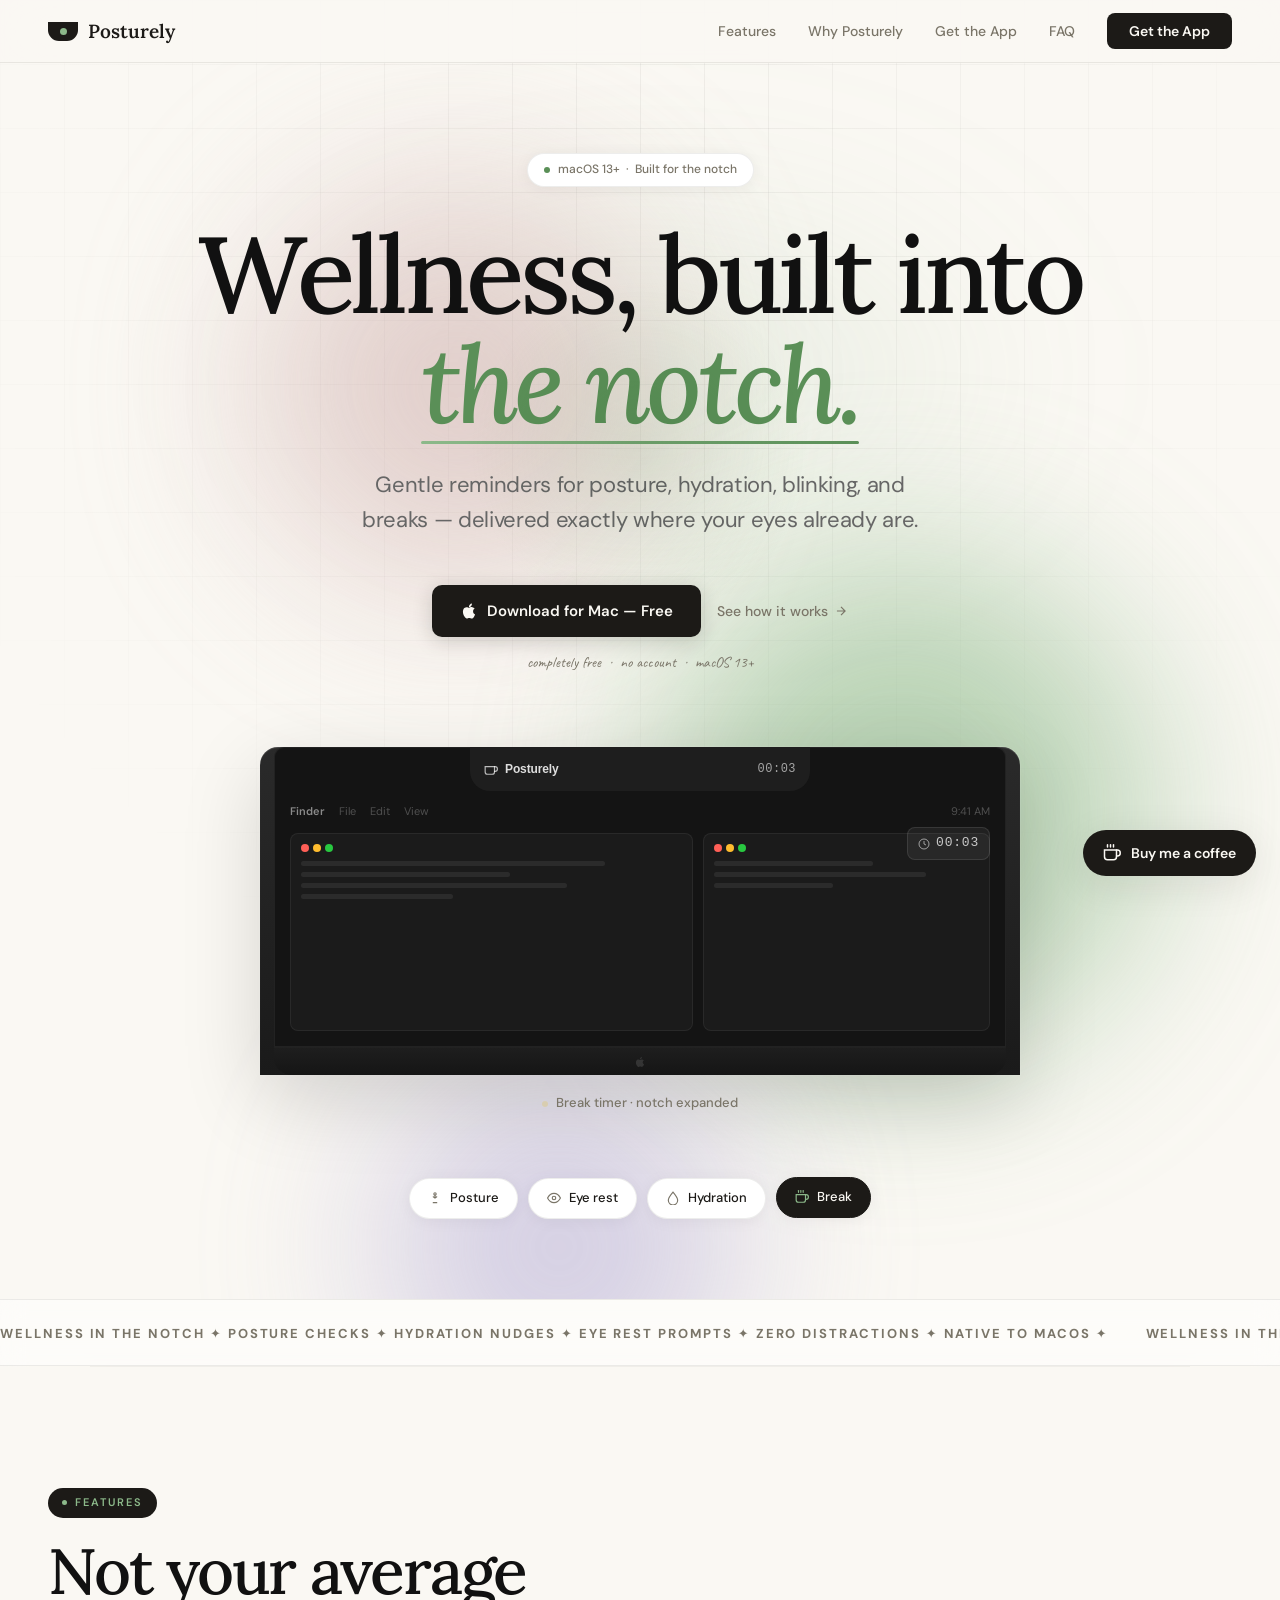
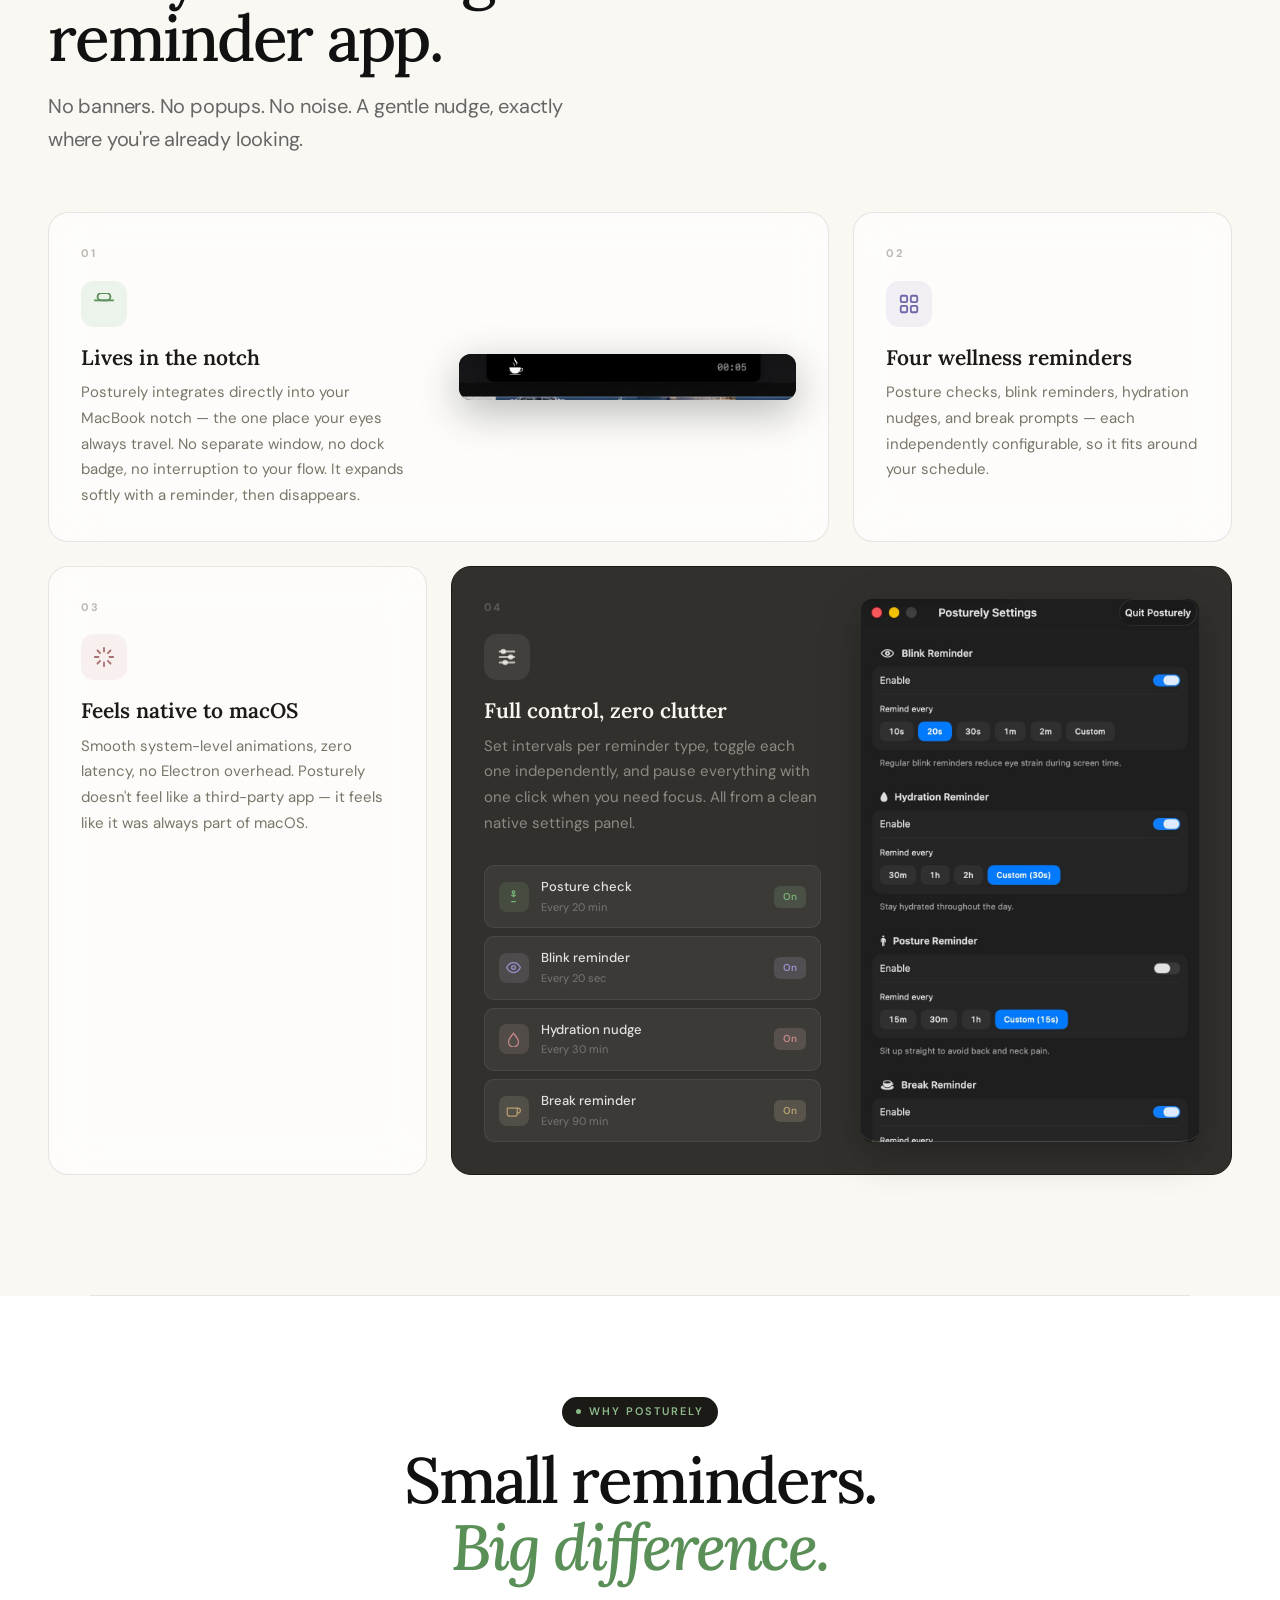
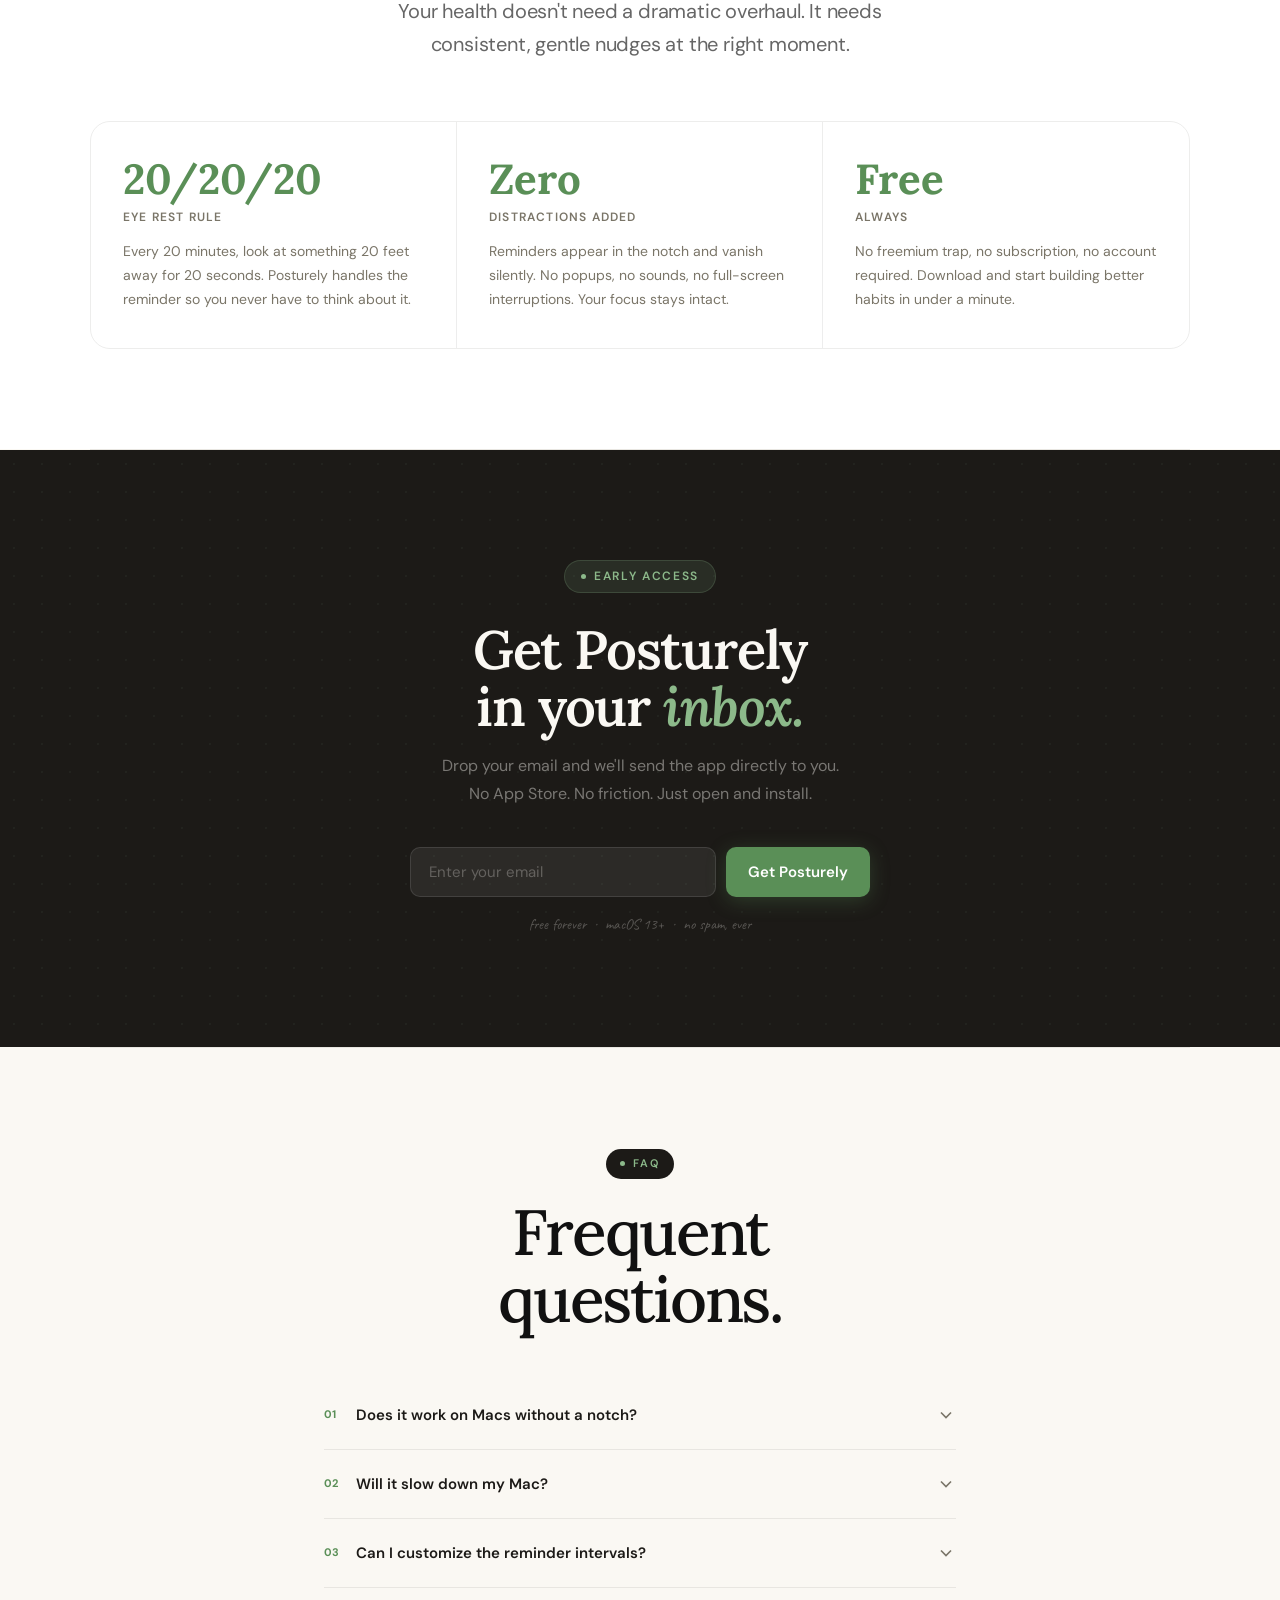
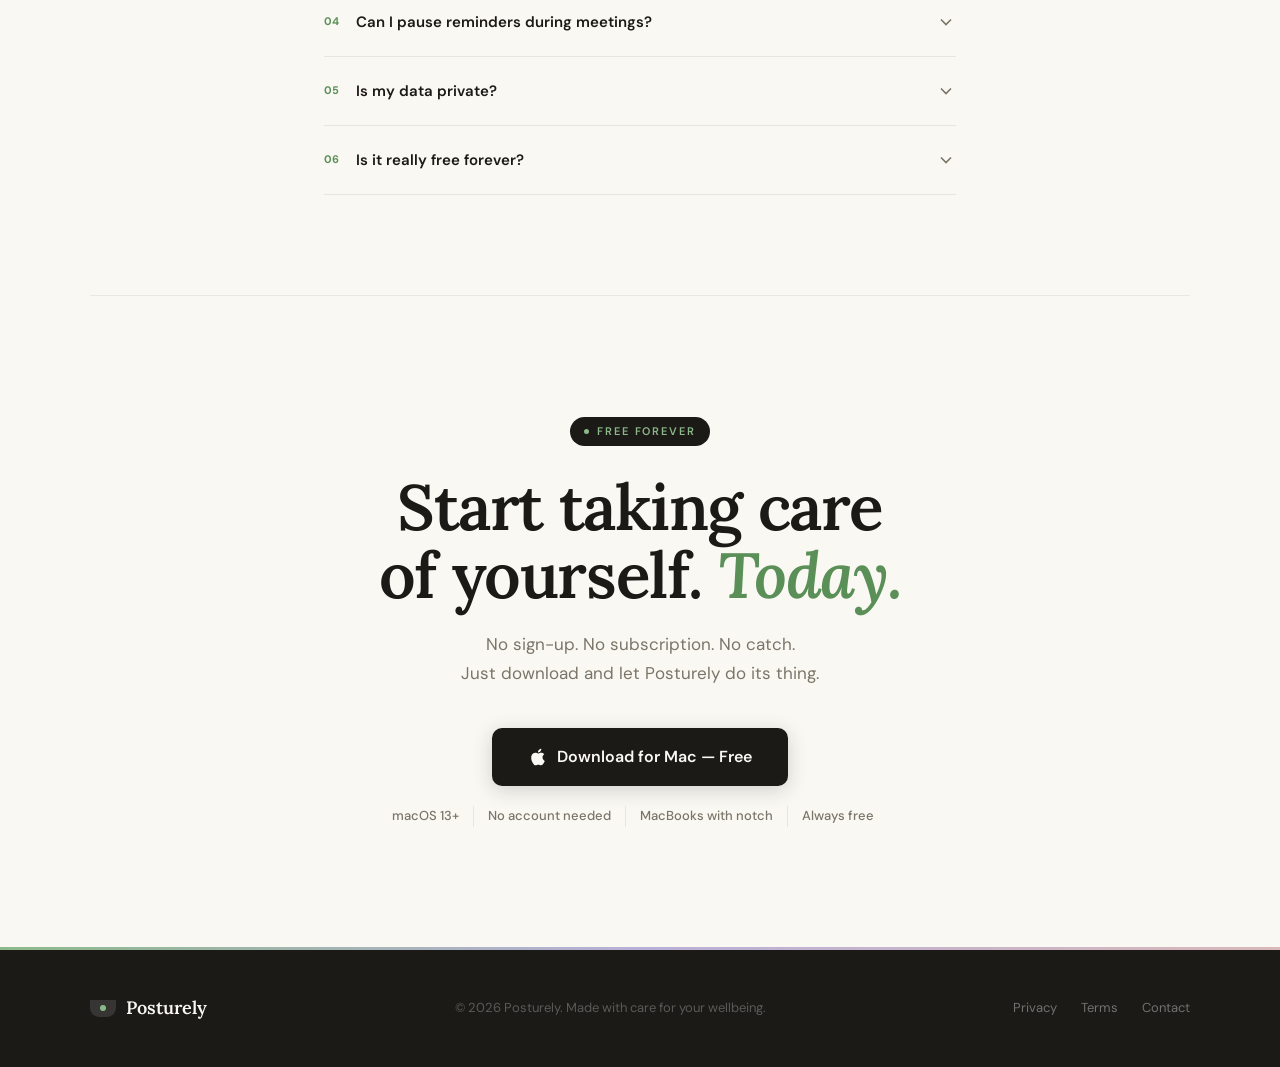
<file: index.html>
<!DOCTYPE html>
<html lang="en">

<head>
  <meta charset="UTF-8" />
  <meta name="viewport" content="width=device-width, initial-scale=1.0" />
  <meta name="description"
    content="Posturely — gentle wellness reminders for posture, hydration, blinking, and breaks, built right into your MacBook notch. Free forever, no account needed." />
  <title>Posturely — Wellness, built into the notch.</title>
  <link rel="icon"
    href="data:image/svg+xml,<svg xmlns='http://www.w3.org/2000/svg' viewBox='0 0 32 32'><rect width='32' height='20' rx='8' fill='%231c1a17'/><circle cx='16' cy='20' r='5' fill='%238cb98a'/></svg>" />
  <link rel="preconnect" href="https://fonts.googleapis.com" />
  <link rel="preconnect" href="https://fonts.gstatic.com" crossorigin />
  <link
    href="https://fonts.googleapis.com/css2?family=Lora:ital,wght@0,400;0,500;0,600;0,700;1,400;1,500&family=DM+Sans:opsz,wght@9..40,300;9..40,400;9..40,500;9..40,600&family=Caveat:wght@400;500&display=swap"
    rel="stylesheet" />
  <link rel="stylesheet" href="assets/css/styles.css" />
</head>

<body>

  <!-- MOUSE AURA -->
  <div class="mouse-aura" id="mouseAura"></div>

  <!-- NAV -->
  <nav>
    <a href="#" class="nav-logo">
      <div class="nav-notch">
        <div class="nav-notch-dot"></div>
      </div>
      Posturely
    </a>
    <ul class="nav-links">
      <li><a href="#features">Features</a></li>
      <li><a href="#why">Why Posturely</a></li>
      <li><a href="#get-app">Get the App</a></li>
      <li><a href="#faq">FAQ</a></li>
      <li><a href="#get-app" class="btn-nav">Get the App</a></li>
    </ul>
  </nav>

  <!-- HERO -->
  <section class="hero">
    <div class="hero-glow"></div>
    <div class="blobs-container">
      <div class="blob blob-1"></div>
      <div class="blob blob-2"></div>
      <div class="blob blob-3"></div>
    </div>
    <div class="hero-badge">
      <div class="badge-pip"></div>
      macOS 13+ &nbsp;·&nbsp; Built for the notch
    </div>

    <h1 class="hero-title"><span class="word w1">Wellness,</span> <span class="word w2">built</span> <span
        class="word w3">into</span><br /><em>the notch.</em></h1>

    <p class="hero-sub">Gentle reminders for posture, hydration, blinking, and breaks — delivered exactly where your
      eyes already are.</p>

    <div class="hero-actions">
      <a href="#get-app" class="btn-primary">
        <svg width="18" height="18" viewBox="0 0 24 24" fill="currentColor">
          <path
            d="M18.71 19.5c-.83 1.24-1.71 2.45-3.05 2.47-1.34.03-1.77-.79-3.29-.79-1.53 0-2 .77-3.27.82-1.31.05-2.3-1.32-3.14-2.53C4.25 17 2.94 12.45 4.7 9.39c.87-1.52 2.43-2.48 4.12-2.51 1.28-.02 2.5.87 3.29.87.78 0 2.26-1.07 3.81-.91.65.03 2.47.26 3.64 1.98-.09.06-2.17 1.28-2.15 3.81.03 3.02 2.65 4.03 2.68 4.04-.03.07-.42 1.44-1.38 2.83M13 3.5c.73-.83 1.94-1.46 2.94-1.5.13 1.17-.34 2.35-1.04 3.19-.69.85-1.83 1.51-2.95 1.42-.15-1.15.41-2.35 1.05-3.11z" />
        </svg>
        Download for Mac — Free
      </a>
      <a href="#features" class="btn-ghost">
        See how it works
        <svg width="14" height="14" viewBox="0 0 24 24" fill="none" stroke="currentColor" stroke-width="2">
          <path d="M5 12h14M12 5l7 7-7 7" />
        </svg>
      </a>
    </div>

    <p class="hero-note">completely free &nbsp;·&nbsp; no account &nbsp;·&nbsp; macOS 13+</p>

    <!-- Animated notch demo -->
    <div class="hero-demo-wrap">
      <div class="macbook">
        <div class="macbook-screen">

          <!-- Notch -->
          <div class="demo-notch" id="demoNotch">
            <div class="demo-notch-camera" id="demoCamera"></div>
            <div class="demo-notch-content" id="demoContent">
              <div class="demo-notch-left">
                <svg class="demo-app-icon" id="demoNotchIcon" viewBox="0 0 24 24" fill="none" stroke="currentColor"
                  stroke-width="2" stroke-linecap="round">
                  <circle cx="12" cy="5" r="2" />
                  <path d="M12 7v5M9 10l3 2 3-2M9 20h6" />
                </svg>
                <span class="demo-app-name">Posturely</span>
              </div>
              <div class="demo-notch-right">
                <span id="notchTimer"
                  style="font-family:'SF Mono',Menlo,monospace;font-size:12px;font-weight:500;color:rgba(255,255,255,0.6);letter-spacing:0.04em;">00:05</span>
              </div>
            </div>
          </div>

          <!-- Fullscreen reminder overlay (DRINK WATER style) -->
          <div class="demo-fullscreen" id="demoFullscreen">
            <div class="demo-fs-icon" id="demoFsIcon">
              <svg viewBox="0 0 24 24" fill="white">
                <path d="M12 2C6 9 4 13.5 4 16a8 8 0 0 0 16 0c0-2.5-2-7-8-14z" />
              </svg>
            </div>
            <div class="demo-fs-label" id="demoFsLabel">DRINK WATER</div>
          </div>

          <!-- Simulated desktop -->
          <div class="demo-desktop">
            <div class="demo-menubar">
              <div class="demo-menubar-left">
                <span style="font-size:11px;color:rgba(255,255,255,0.5);font-weight:600;">Finder</span>
                <span style="font-size:11px;color:rgba(255,255,255,0.25);">File</span>
                <span style="font-size:11px;color:rgba(255,255,255,0.25);">Edit</span>
                <span style="font-size:11px;color:rgba(255,255,255,0.25);">View</span>
              </div>
              <span style="font-size:11px;color:rgba(255,255,255,0.25);">9:41 AM</span>
            </div>
            <div class="demo-windows">
              <div class="demo-window">
                <div class="demo-window-bar">
                  <div class="demo-dot r"></div>
                  <div class="demo-dot y"></div>
                  <div class="demo-dot g"></div>
                </div>
                <div class="demo-window-lines">
                  <div class="demo-line w80"></div>
                  <div class="demo-line w55"></div>
                  <div class="demo-line w70"></div>
                  <div class="demo-line w40"></div>
                </div>
              </div>
              <div class="demo-window">
                <div class="demo-window-bar">
                  <div class="demo-dot r"></div>
                  <div class="demo-dot y"></div>
                  <div class="demo-dot g"></div>
                </div>
                <div class="demo-window-lines">
                  <div class="demo-line w60"></div>
                  <div class="demo-line w80"></div>
                  <div class="demo-line w45"></div>
                </div>
              </div>
            </div>
            <!-- Timer pill — visible during break state -->
            <div class="demo-timer-pill" id="demoTimer">
              <svg width="12" height="12" viewBox="0 0 24 24" fill="none" stroke="rgba(255,255,255,0.55)"
                stroke-width="2">
                <circle cx="12" cy="12" r="10" />
                <path d="M12 6v6l4 2" />
              </svg>
              <span id="demoTimerVal">00:05</span>
            </div>
          </div>

        </div>
        <div class="macbook-chin">
          <svg width="12" height="12" viewBox="0 0 24 24" fill="rgba(255,255,255,0.12)">
            <path
              d="M18.71 19.5c-.83 1.24-1.71 2.45-3.05 2.47-1.34.03-1.77-.79-3.29-.79-1.53 0-2 .77-3.27.82-1.31.05-2.3-1.32-3.14-2.53C4.25 17 2.94 12.45 4.7 9.39c.87-1.52 2.43-2.48 4.12-2.51 1.28-.02 2.5.87 3.29.87.78 0 2.26-1.07 3.81-.91.65.03 2.47.26 3.64 1.98-.09.06-2.17 1.28-2.15 3.81.03 3.02 2.65 4.03 2.68 4.04-.03.07-.42 1.44-1.38 2.83M13 3.5c.73-.83 1.94-1.46 2.94-1.5.13 1.17-.34 2.35-1.04 3.19-.69.85-1.83 1.51-2.95 1.42-.15-1.15.41-2.35 1.05-3.11z" />
          </svg>
        </div>
      </div>
      <div class="demo-current-label">
        <div class="demo-label-pip" id="demoPip"></div>
        <span id="demoLabelText">Break reminder · notch expanded</span>
      </div>
    </div>

    <!-- Reminder type pills -->
    <div class="reminder-tabs">
      <div class="reminder-tab active" data-mode="posture">
        <svg viewBox="0 0 24 24" fill="none" stroke="currentColor" stroke-width="2" stroke-linecap="round">
          <circle cx="12" cy="5" r="2" />
          <path d="M12 7v5M9 10l3 2 3-2M9 20h6" />
        </svg>
        Posture
      </div>
      <div class="reminder-tab" data-mode="eye">
        <svg viewBox="0 0 24 24" fill="none" stroke="currentColor" stroke-width="2" stroke-linecap="round">
          <path d="M1 12s4-8 11-8 11 8 11 8-4 8-11 8-11-8-11-8z" />
          <circle cx="12" cy="12" r="3" />
        </svg>
        Eye rest
      </div>
      <div class="reminder-tab" data-mode="water">
        <svg viewBox="0 0 24 24" fill="none" stroke="currentColor" stroke-width="2" stroke-linecap="round">
          <path d="M12 2C6 9 4 13.5 4 16a8 8 0 0 0 16 0c0-2.5-2-7-8-14z" />
        </svg>
        Hydration
      </div>
      <div class="reminder-tab" data-mode="break">
        <svg viewBox="0 0 24 24" fill="none" stroke="currentColor" stroke-width="2" stroke-linecap="round">
          <path d="M18 8h1a4 4 0 0 1 0 8h-1" />
          <path d="M2 8h16v9a4 4 0 0 1-4 4H6a4 4 0 0 1-4-4V8z" />
          <line x1="6" y1="1" x2="6" y2="4" />
          <line x1="10" y1="1" x2="10" y2="4" />
          <line x1="14" y1="1" x2="14" y2="4" />
        </svg>
        Break
      </div>
    </div>
  </section>

  <!-- MARQUEE -->
  <div class="marquee-wrap">
    <div class="marquee">
      <span>WELLNESS IN THE NOTCH ✦ POSTURE CHECKS ✦ HYDRATION NUDGES ✦ EYE REST PROMPTS ✦ ZERO DISTRACTIONS ✦ NATIVE TO
        MACOS ✦</span>
      <span>WELLNESS IN THE NOTCH ✦ POSTURE CHECKS ✦ HYDRATION NUDGES ✦ EYE REST PROMPTS ✦ ZERO DISTRACTIONS ✦ NATIVE TO
        MACOS ✦</span>
    </div>
  </div>

  <div class="divider"></div>

  <!-- FEATURES -->
  <section class="features" id="features">
    <div class="reveal">
      <div class="section-label">
        <div class="section-pip"></div> Features
      </div>
      <h2 class="section-title">Not your average<br />reminder app.</h2>
      <p class="section-sub">No banners. No popups. No noise. A gentle nudge, exactly where you're already looking.</p>
    </div>

    <div class="features-grid">

      <!-- Wide: Notch integration -->
      <div class="fcard wide reveal">
        <div>
          <div class="fcard-num">01</div>
          <div class="fcard-icon ic-sage">
            <svg viewBox="0 0 24 24" fill="none" stroke="currentColor" stroke-width="2" stroke-linecap="round">
              <rect x="5" y="0" width="14" height="8" rx="4" />
              <line x1="2" y1="8" x2="22" y2="8" />
            </svg>
          </div>
          <h3>Lives in the notch</h3>
          <p>Posturely integrates directly into your MacBook notch — the one place your eyes always travel. No separate
            window, no dock badge, no interruption to your flow. It expands softly with a reminder, then disappears.</p>
        </div>
        <div class="fcard-shot">
          <img src="assets/images/notch-preview.png" alt="Posturely notch break timer preview" />
        </div>
      </div>

      <!-- Card: Four reminders -->
      <div class="fcard reveal">
        <div class="fcard-num">02</div>
        <div class="fcard-icon ic-lav">
          <svg viewBox="0 0 24 24" fill="none" stroke="currentColor" stroke-width="2" stroke-linecap="round">
            <rect x="3" y="3" width="7" height="7" rx="1.5" />
            <rect x="14" y="3" width="7" height="7" rx="1.5" />
            <rect x="3" y="14" width="7" height="7" rx="1.5" />
            <rect x="14" y="14" width="7" height="7" rx="1.5" />
          </svg>
        </div>
        <h3>Four wellness reminders</h3>
        <p>Posture checks, blink reminders, hydration nudges, and break prompts — each independently configurable, so it
          fits around your schedule.</p>
      </div>

      <!-- Card: Native macOS -->
      <div class="fcard reveal">
        <div class="fcard-num">03</div>
        <div class="fcard-icon ic-rose">
          <svg viewBox="0 0 24 24" fill="none" stroke="currentColor" stroke-width="2" stroke-linecap="round">
            <path
              d="M12 2v4M12 18v4M4.93 4.93l2.83 2.83M16.24 16.24l2.83 2.83M2 12h4M18 12h4M4.93 19.07l2.83-2.83M16.24 7.76l2.83-2.83" />
          </svg>
        </div>
        <h3>Feels native to macOS</h3>
        <p>Smooth system-level animations, zero latency, no Electron overhead. Posturely doesn't feel like a third-party
          app — it feels like it was always part of macOS.</p>
      </div>

      <!-- Wide dark: Settings -->
      <div class="fcard wide dark reveal">
        <div>
          <div class="fcard-num">04</div>
          <div class="fcard-icon ic-dark">
            <svg viewBox="0 0 24 24" fill="none" stroke="currentColor" stroke-width="2" stroke-linecap="round">
              <line x1="4" y1="6" x2="20" y2="6" />
              <line x1="4" y1="12" x2="20" y2="12" />
              <line x1="4" y1="18" x2="20" y2="18" />
              <circle cx="8" cy="6" r="2" fill="currentColor" />
              <circle cx="16" cy="12" r="2" fill="currentColor" />
              <circle cx="10" cy="18" r="2" fill="currentColor" />
            </svg>
          </div>
          <h3>Full control, zero clutter</h3>
          <p>Set intervals per reminder type, toggle each one independently, and pause everything with one click when
            you need focus. All from a clean native settings panel.</p>
          <div class="rrows">
            <div class="rrow">
              <div class="rrow-icon" style="background:rgba(140,185,138,0.14)">
                <svg viewBox="0 0 24 24" fill="none" stroke="#78b076" stroke-width="2" stroke-linecap="round">
                  <circle cx="12" cy="5" r="2" />
                  <path d="M12 7v5M9 10l3 2 3-2M9 20h6" />
                </svg>
              </div>
              <div class="rrow-info">
                <div class="rrow-name">Posture check</div>
                <div class="rrow-time">Every 20 min</div>
              </div>
              <div class="rrow-badge b-sage">On</div>
            </div>
            <div class="rrow">
              <div class="rrow-icon" style="background:rgba(184,176,216,0.14)">
                <svg viewBox="0 0 24 24" fill="none" stroke="#9b90cc" stroke-width="2" stroke-linecap="round">
                  <path d="M1 12s4-8 11-8 11 8 11 8-4 8-11 8-11-8-11-8z" />
                  <circle cx="12" cy="12" r="3" />
                </svg>
              </div>
              <div class="rrow-info">
                <div class="rrow-name">Blink reminder</div>
                <div class="rrow-time">Every 20 sec</div>
              </div>
              <div class="rrow-badge b-lav">On</div>
            </div>
            <div class="rrow">
              <div class="rrow-icon" style="background:rgba(216,184,184,0.14)">
                <svg viewBox="0 0 24 24" fill="none" stroke="#c48888" stroke-width="2" stroke-linecap="round">
                  <path d="M12 2C6 9 4 13.5 4 16a8 8 0 0 0 16 0c0-2.5-2-7-8-14z" />
                </svg>
              </div>
              <div class="rrow-info">
                <div class="rrow-name">Hydration nudge</div>
                <div class="rrow-time">Every 30 min</div>
              </div>
              <div class="rrow-badge b-rose">On</div>
            </div>
            <div class="rrow">
              <div class="rrow-icon" style="background:rgba(216,205,176,0.14)">
                <svg viewBox="0 0 24 24" fill="none" stroke="#b89e6e" stroke-width="2" stroke-linecap="round">
                  <path d="M18 8h1a4 4 0 0 1 0 8h-1" />
                  <path d="M2 8h16v9a4 4 0 0 1-4 4H6a4 4 0 0 1-4-4V8z" />
                </svg>
              </div>
              <div class="rrow-info">
                <div class="rrow-name">Break reminder</div>
                <div class="rrow-time">Every 90 min</div>
              </div>
              <div class="rrow-badge b-sand">On</div>
            </div>
          </div>
        </div>
        <div class="fcard-shot">
          <img src="assets/images/settings.png" alt="Posturely settings panel" />
        </div>
      </div>

    </div>
  </section>

  <div class="divider"></div>

  <!-- WHY -->
  <section class="why" id="why">
    <div class="why-inner">
      <div class="reveal" style="text-align:center;max-width:600px;margin:0 auto;">
        <div class="section-label" style="margin:0 auto 20px;">
          <div class="section-pip"></div> Why Posturely
        </div>
        <h2 class="section-title" style="margin:0 auto 14px;">Small reminders.<br /><em
            style="font-style:italic;color:var(--accent-dark);">Big difference.</em></h2>
        <p class="section-sub" style="margin:0 auto;">Your health doesn't need a dramatic overhaul. It needs consistent,
          gentle nudges at the right moment.</p>
      </div>
      <div class="why-grid reveal">
        <div class="why-item">
          <div class="why-val">20/20/20</div>
          <div class="why-label">Eye rest rule</div>
          <p>Every 20 minutes, look at something 20 feet away for 20 seconds. Posturely handles the reminder so you
            never have to think about it.</p>
        </div>
        <div class="why-item">
          <div class="why-val">Zero</div>
          <div class="why-label">Distractions added</div>
          <p>Reminders appear in the notch and vanish silently. No popups, no sounds, no full-screen interruptions. Your
            focus stays intact.</p>
        </div>
        <div class="why-item">
          <div class="why-val">Free</div>
          <div class="why-label">Always</div>
          <p>No freemium trap, no subscription, no account required. Download and start building better habits in under
            a minute.</p>
        </div>
      </div>
    </div>
  </section>

  <div class="divider"></div>

  <!-- EMAIL CAPTURE -->
  <section class="email-section" id="get-app">
    <div class="email-inner reveal">
      <div class="email-badge">
        <div class="email-pip"></div> Early access
      </div>
      <h2 class="email-title">Get Posturely<br />in your <em>inbox.</em></h2>
      <p class="email-sub">Drop your email and we'll send the app directly to you.<br />No App Store. No friction. Just
        open and install.</p>

      <form class="email-form" id="emailForm" action="https://formspree.io/f/mqeyragy" method="POST">
        <input class="email-input" type="email" name="email" required placeholder="Enter your email" />
        <button class="email-btn" type="submit">Get Posturely</button>
      </form>

      <div class="email-success" id="emailSuccess">
        <div class="email-success-icon">
          <svg viewBox="0 0 24 24" fill="none" stroke="currentColor" stroke-width="2" stroke-linecap="round">
            <path d="M22 11.08V12a10 10 0 1 1-5.93-9.14" />
            <polyline points="22 4 12 14.01 9 11.01" />
          </svg>
        </div>
        <h4>You're on the list!</h4>
        <p>We'll send Posturely to your inbox shortly. Check spam if it doesn't arrive within a few minutes.</p>
      </div>

      <p class="email-note">free forever &nbsp;·&nbsp; macOS 13+ &nbsp;·&nbsp; no spam, ever</p>
    </div>
  </section>

  <div class="divider"></div>

  <!-- FAQ -->
  <section class="faq" id="faq">
    <div class="reveal" style="text-align:center;">
      <div class="section-label" style="margin:0 auto 20px;">
        <div class="section-pip"></div> FAQ
      </div>
      <h2 class="section-title" style="margin:0 auto;">Frequent<br />questions.</h2>
    </div>
    <div class="faq-list reveal">
      <div class="faq-item">
        <div class="faq-q" onclick="toggleFaq(this)">
          <div class="faq-q-inner"><span class="faq-num">01</span> Does it work on Macs without a notch?</div>
          <svg class="faq-chevron" viewBox="0 0 24 24" fill="none" stroke="currentColor" stroke-width="2">
            <path d="M6 9l6 6 6-6" />
          </svg>
        </div>
        <div class="faq-answer">
          <p>Posturely is designed specifically for MacBooks with a notch — MacBook Pro 2021 and later, MacBook Air 2022
            and later. It isn't available for older models without a notch.</p>
        </div>
      </div>
      <div class="faq-item">
        <div class="faq-q" onclick="toggleFaq(this)">
          <div class="faq-q-inner"><span class="faq-num">02</span> Will it slow down my Mac?</div>
          <svg class="faq-chevron" viewBox="0 0 24 24" fill="none" stroke="currentColor" stroke-width="2">
            <path d="M6 9l6 6 6-6" />
          </svg>
        </div>
        <div class="faq-answer">
          <p>Not at all. Posturely is extremely lightweight — negligible CPU usage, minimal memory. You won't notice it
            running except when it gently reminds you.</p>
        </div>
      </div>
      <div class="faq-item">
        <div class="faq-q" onclick="toggleFaq(this)">
          <div class="faq-q-inner"><span class="faq-num">03</span> Can I customize the reminder intervals?</div>
          <svg class="faq-chevron" viewBox="0 0 24 24" fill="none" stroke="currentColor" stroke-width="2">
            <path d="M6 9l6 6 6-6" />
          </svg>
        </div>
        <div class="faq-answer">
          <p>Yes — every reminder type has its own configurable interval and can be toggled independently. Set posture
            checks every 20 minutes, blink reminders every 20 seconds, and so on.</p>
        </div>
      </div>
      <div class="faq-item">
        <div class="faq-q" onclick="toggleFaq(this)">
          <div class="faq-q-inner"><span class="faq-num">04</span> Can I pause reminders during meetings?</div>
          <svg class="faq-chevron" viewBox="0 0 24 24" fill="none" stroke="currentColor" stroke-width="2">
            <path d="M6 9l6 6 6-6" />
          </svg>
        </div>
        <div class="faq-answer">
          <p>Yes. Pause Posturely from the menu bar with one click, or set a Do Not Disturb duration. You stay in
            control — it never interrupts at the wrong moment.</p>
        </div>
      </div>
      <div class="faq-item">
        <div class="faq-q" onclick="toggleFaq(this)">
          <div class="faq-q-inner"><span class="faq-num">05</span> Is my data private?</div>
          <svg class="faq-chevron" viewBox="0 0 24 24" fill="none" stroke="currentColor" stroke-width="2">
            <path d="M6 9l6 6 6-6" />
          </svg>
        </div>
        <div class="faq-answer">
          <p>Completely. Posturely runs entirely on your Mac and sends nothing anywhere. No account, no telemetry, no
            analytics of any kind.</p>
        </div>
      </div>
      <div class="faq-item">
        <div class="faq-q" onclick="toggleFaq(this)">
          <div class="faq-q-inner"><span class="faq-num">06</span> Is it really free forever?</div>
          <svg class="faq-chevron" viewBox="0 0 24 24" fill="none" stroke="currentColor" stroke-width="2">
            <path d="M6 9l6 6 6-6" />
          </svg>
        </div>
        <div class="faq-answer">
          <p>Yes. No freemium model, no subscription coming later. Posturely is free because access to healthier habits
            shouldn't cost anything.</p>
        </div>
      </div>
    </div>
  </section>

  <div class="divider"></div>

  <!-- DOWNLOAD CTA -->
  <section class="download">
    <div class="reveal">
      <div class="section-label" style="margin:0 auto 28px;">
        <div class="section-pip"></div> Free forever
      </div>
      <h2 class="download-title">Start taking care<br />of yourself. <em>Today.</em></h2>
      <p class="download-sub">No sign-up. No subscription. No catch.<br />Just download and let Posturely do its thing.
      </p>
      <a href="#get-app" class="btn-primary" style="display:inline-flex;font-size:16px;padding:16px 36px;">
        <svg width="20" height="20" viewBox="0 0 24 24" fill="currentColor">
          <path
            d="M18.71 19.5c-.83 1.24-1.71 2.45-3.05 2.47-1.34.03-1.77-.79-3.29-.79-1.53 0-2 .77-3.27.82-1.31.05-2.3-1.32-3.14-2.53C4.25 17 2.94 12.45 4.7 9.39c.87-1.52 2.43-2.48 4.12-2.51 1.28-.02 2.5.87 3.29.87.78 0 2.26-1.07 3.81-.91.65.03 2.47.26 3.64 1.98-.09.06-2.17 1.28-2.15 3.81.03 3.02 2.65 4.03 2.68 4.04-.03.07-.42 1.44-1.38 2.83M13 3.5c.73-.83 1.94-1.46 2.94-1.5.13 1.17-.34 2.35-1.04 3.19-.69.85-1.83 1.51-2.95 1.42-.15-1.15.41-2.35 1.05-3.11z" />
        </svg>
        Download for Mac — Free
      </a>
      <div class="download-tags">
        <span class="download-tag">macOS 13+</span>
        <span class="download-tag">No account needed</span>
        <span class="download-tag">MacBooks with notch</span>
        <span class="download-tag">Always free</span>
      </div>
    </div>
  </section>

  <!-- FOOTER -->
  <div class="footer-stripe"></div>
  <footer>
    <div class="footer-inner">
      <div class="footer-logo">
        <div class="footer-notch">
          <div class="footer-notch-dot"></div>
        </div>
        Posturely
      </div>
      <div class="footer-copy">© 2026 Posturely. Made with care for your wellbeing.</div>
      <div class="footer-links">
        <a href="#">Privacy</a>
        <a href="#">Terms</a>
        <a href="mailto:reyyansayyed2@gmail.com">Contact</a>
      </div>
    </div>
  </footer>

  <!-- FLOATING COFFEE WIDGET -->
  <a href="https://buymeacoffee.com/reyyans" target="_blank" class="floating-coffee" aria-label="Buy me a coffee">
    <svg viewBox="0 0 24 24" fill="none" stroke="currentColor" stroke-width="2" stroke-linecap="round">
      <path d="M18 8h1a4 4 0 0 1 0 8h-1" />
      <path d="M2 8h16v9a4 4 0 0 1-4 4H6a4 4 0 0 1-4-4V8z" />
      <line x1="6" y1="1" x2="6" y2="4" />
      <line x1="10" y1="1" x2="10" y2="4" />
      <line x1="14" y1="1" x2="14" y2="4" />
    </svg>
    <span>Buy me a coffee</span>
  </a>

  <script src="assets/js/script.js" defer></script>
</body>

</html>
</file>
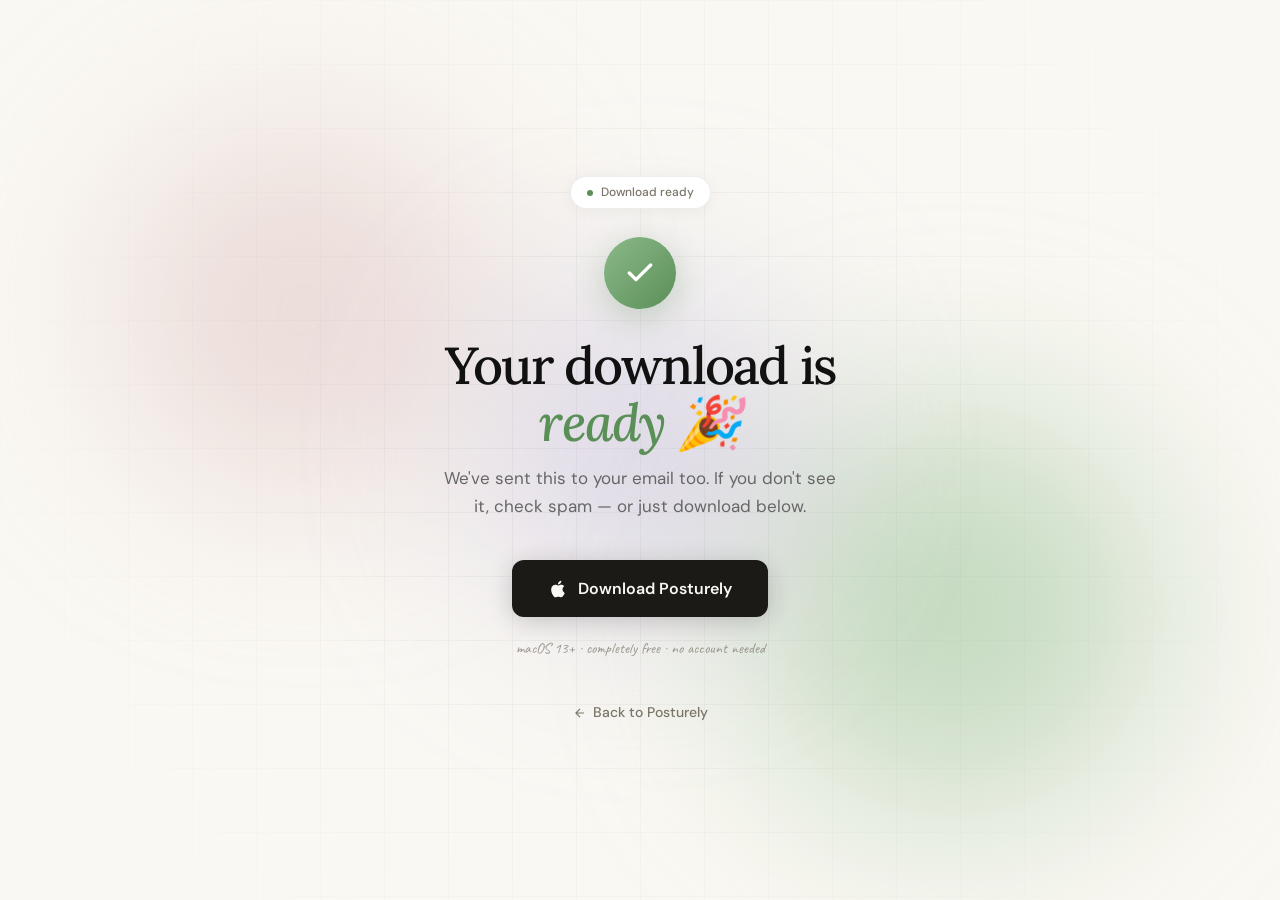
<file: download.html>
<!DOCTYPE html>
<html lang="en">

<head>
  <meta charset="UTF-8" />
  <meta name="viewport" content="width=device-width, initial-scale=1.0" />
  <meta name="description" content="Download Posturely — your wellness companion for MacBook notch." />
  <title>Download Posturely — Your download is ready!</title>
  <link rel="icon" href="data:image/svg+xml,<svg xmlns='http://www.w3.org/2000/svg' viewBox='0 0 32 32'><rect width='32' height='20' rx='8' fill='%231c1a17'/><circle cx='16' cy='20' r='5' fill='%238cb98a'/></svg>" />
  <link rel="preconnect" href="https://fonts.googleapis.com" />
  <link rel="preconnect" href="https://fonts.gstatic.com" crossorigin />
  <link
    href="https://fonts.googleapis.com/css2?family=Lora:ital,wght@0,400;0,500;0,600;0,700;1,400;1,500&family=DM+Sans:opsz,wght@9..40,300;9..40,400;9..40,500;9..40,600&family=Caveat:wght@400;500&display=swap"
    rel="stylesheet" />
  <style>
    :root {
      --bg: #faf8f3;
      --text: #1c1a17;
      --muted: #7a7568;
      --accent: #8cb98a;
      --accent-dark: #5a8f57;
      --border: rgba(28, 26, 23, 0.08);
    }

    *,
    *::before,
    *::after {
      box-sizing: border-box;
      margin: 0;
      padding: 0;
    }

    html {
      scroll-behavior: smooth;
    }

    body {
      background: var(--bg);
      color: var(--text);
      font-family: 'DM Sans', system-ui, sans-serif;
      font-size: 16px;
      line-height: 1.6;
      -webkit-font-smoothing: antialiased;
      min-height: 100vh;
      display: flex;
      flex-direction: column;
      align-items: center;
      justify-content: center;
      overflow: hidden;
      position: relative;
    }

    /* Subtle grid background */
    body::before {
      content: '';
      position: fixed;
      inset: 0;
      background-image:
        linear-gradient(rgba(28, 26, 23, 0.05) 1px, transparent 1px),
        linear-gradient(90deg, rgba(28, 26, 23, 0.05) 1px, transparent 1px);
      background-size: 64px 64px;
      pointer-events: none;
      z-index: 0;
      mask-image: radial-gradient(circle at 50% 50%, black 20%, transparent 85%);
      -webkit-mask-image: radial-gradient(circle at 50% 50%, black 20%, transparent 85%);
    }

    /* Ambient blobs */
    .blob-container {
      position: fixed;
      inset: 0;
      overflow: hidden;
      pointer-events: none;
      z-index: 0;
    }

    .blob {
      position: absolute;
      filter: blur(100px);
      opacity: 0.5;
      border-radius: 50%;
      animation: floatBlob 20s infinite alternate ease-in-out;
    }

    .blob-1 {
      background: #d8b8b8;
      width: 350px;
      height: 350px;
      top: 15%;
      left: 10%;
    }

    .blob-2 {
      background: #8cb98a;
      width: 400px;
      height: 400px;
      bottom: 10%;
      right: 10%;
      animation-duration: 25s;
      animation-delay: -5s;
    }

    .blob-3 {
      background: #b8b0d8;
      width: 300px;
      height: 300px;
      top: 50%;
      left: 50%;
      transform: translate(-50%, -50%);
      animation-duration: 22s;
      animation-delay: -10s;
    }

    @keyframes floatBlob {
      0% { transform: translate(0, 0) scale(1); }
      33% { transform: translate(80px, -40px) scale(1.1); }
      66% { transform: translate(-40px, 80px) scale(0.9); }
      100% { transform: translate(0, 0) scale(1); }
    }

    /* Main content */
    .download-container {
      position: relative;
      z-index: 1;
      display: flex;
      flex-direction: column;
      align-items: center;
      text-align: center;
      padding: 40px 24px;
      max-width: 520px;
      animation: fadeIn 0.8s ease both;
    }

    @keyframes fadeIn {
      from {
        opacity: 0;
        transform: translateY(24px);
      }
      to {
        opacity: 1;
        transform: translateY(0);
      }
    }

    /* Success icon */
    .success-icon {
      width: 72px;
      height: 72px;
      border-radius: 50%;
      background: linear-gradient(135deg, var(--accent) 0%, var(--accent-dark) 100%);
      display: flex;
      align-items: center;
      justify-content: center;
      margin-bottom: 28px;
      box-shadow: 0 8px 32px rgba(90, 143, 87, 0.3);
      animation: popIn 0.6s 0.3s cubic-bezier(0.2, 0.8, 0.2, 1) both;
    }

    @keyframes popIn {
      from {
        opacity: 0;
        transform: scale(0.5);
      }
      to {
        opacity: 1;
        transform: scale(1);
      }
    }

    .success-icon svg {
      width: 32px;
      height: 32px;
      color: white;
    }

    /* Heading */
    .download-heading {
      font-family: 'Lora', serif;
      font-size: clamp(36px, 6vw, 52px);
      font-weight: 500;
      line-height: 1.08;
      letter-spacing: -0.035em;
      color: #111;
      margin-bottom: 14px;
    }

    .download-heading em {
      font-style: italic;
      color: var(--accent-dark);
    }

    /* Subtitle */
    .download-sub {
      font-size: 17px;
      color: #666;
      line-height: 1.65;
      margin-bottom: 40px;
      max-width: 400px;
    }

    /* Download button */
    .btn-download {
      display: inline-flex;
      align-items: center;
      gap: 10px;
      background: var(--text);
      color: var(--bg);
      padding: 16px 36px;
      border-radius: 12px;
      font-size: 16px;
      font-weight: 600;
      text-decoration: none;
      position: relative;
      overflow: hidden;
      transition: transform 0.3s cubic-bezier(0.2, 0.8, 0.2, 1), box-shadow 0.3s cubic-bezier(0.2, 0.8, 0.2, 1);
      box-shadow: 0 4px 24px rgba(28, 26, 23, 0.2);
      font-family: 'DM Sans', system-ui, sans-serif;
      cursor: pointer;
      border: none;
    }

    .btn-download::after {
      content: '';
      position: absolute;
      top: 0;
      left: -100%;
      width: 50%;
      height: 100%;
      background: linear-gradient(90deg, transparent, rgba(255, 255, 255, 0.12), transparent);
      transform: skewX(-20deg);
      transition: 0.6s ease;
    }

    .btn-download:hover {
      transform: translateY(-3px);
      box-shadow: 0 12px 36px rgba(28, 26, 23, 0.3);
    }

    .btn-download:hover::after {
      left: 200%;
    }

    /* Helper note */
    .helper-note {
      font-family: 'Caveat', cursive;
      font-size: 15px;
      color: var(--muted);
      margin-top: 20px;
      opacity: 0.72;
    }

    /* Back link */
    .back-link {
      margin-top: 40px;
      font-size: 14px;
      color: var(--muted);
      text-decoration: none;
      font-weight: 500;
      display: inline-flex;
      align-items: center;
      gap: 6px;
      transition: color 0.2s;
    }

    .back-link:hover {
      color: var(--text);
    }

    /* Badge */
    .dl-badge {
      display: inline-flex;
      align-items: center;
      gap: 8px;
      background: white;
      border: 1px solid var(--border);
      border-radius: 100px;
      padding: 6px 16px;
      font-size: 12px;
      font-weight: 500;
      color: var(--muted);
      margin-bottom: 28px;
      box-shadow: 0 2px 16px rgba(28, 26, 23, 0.05);
    }

    .dl-badge-pip {
      width: 6px;
      height: 6px;
      background: var(--accent-dark);
      border-radius: 50%;
      animation: pulse 2s infinite;
    }

    @keyframes pulse {
      0%, 100% { opacity: 1; }
      50% { opacity: 0.4; }
    }

    /* Confetti particles */
    .confetti {
      position: fixed;
      width: 8px;
      height: 8px;
      border-radius: 2px;
      z-index: 0;
      animation: confettiFall linear forwards;
      pointer-events: none;
    }

    @keyframes confettiFall {
      0% {
        opacity: 1;
        transform: translateY(-10vh) rotate(0deg);
      }
      100% {
        opacity: 0;
        transform: translateY(110vh) rotate(720deg);
      }
    }

    /* ── MOBILE ── */
    @media (max-width: 600px) {
      body {
        padding: 20px 0;
      }

      .blob-1 {
        width: 200px;
        height: 200px;
      }

      .blob-2 {
        width: 250px;
        height: 250px;
      }

      .blob-3 {
        width: 180px;
        height: 180px;
      }

      .download-container {
        padding: 32px 20px;
        max-width: 100%;
      }

      .success-icon {
        width: 60px;
        height: 60px;
        margin-bottom: 22px;
      }

      .success-icon svg {
        width: 26px;
        height: 26px;
      }

      .download-heading {
        font-size: clamp(28px, 8vw, 40px);
        margin-bottom: 12px;
      }

      .download-sub {
        font-size: 15px;
        margin-bottom: 32px;
        max-width: 90%;
      }

      .btn-download {
        padding: 14px 28px;
        font-size: 15px;
        width: auto;
        max-width: 90%;
      }

      .helper-note {
        font-size: 13px;
        margin-top: 16px;
      }

      .back-link {
        margin-top: 32px;
        font-size: 13px;
      }

      .dl-badge {
        font-size: 11px;
        padding: 5px 14px;
        margin-bottom: 22px;
      }
    }
  </style>
</head>

<body>

  <!-- Ambient blobs -->
  <div class="blob-container">
    <div class="blob blob-1"></div>
    <div class="blob blob-2"></div>
    <div class="blob blob-3"></div>
  </div>

  <!-- Main content -->
  <div class="download-container">

    <div class="dl-badge">
      <div class="dl-badge-pip"></div>
      Download ready
    </div>

    <div class="success-icon">
      <svg viewBox="0 0 24 24" fill="none" stroke="currentColor" stroke-width="2.5" stroke-linecap="round" stroke-linejoin="round">
        <polyline points="20 6 9 17 4 12" />
      </svg>
    </div>

    <h1 class="download-heading">Your download is <em>ready 🎉</em></h1>

    <p class="download-sub">We've sent this to your email too. If you don't see it, check spam — or just download below.</p>

    <a href="https://drive.google.com/drive/folders/1oIkxH1SVdzFA-4seh1pCcFmSntSSbYYe?usp=drive_link" class="btn-download" id="downloadBtn">
      <svg width="20" height="20" viewBox="0 0 24 24" fill="currentColor">
        <path d="M18.71 19.5c-.83 1.24-1.71 2.45-3.05 2.47-1.34.03-1.77-.79-3.29-.79-1.53 0-2 .77-3.27.82-1.31.05-2.3-1.32-3.14-2.53C4.25 17 2.94 12.45 4.7 9.39c.87-1.52 2.43-2.48 4.12-2.51 1.28-.02 2.5.87 3.29.87.78 0 2.26-1.07 3.81-.91.65.03 2.47.26 3.64 1.98-.09.06-2.17 1.28-2.15 3.81.03 3.02 2.65 4.03 2.68 4.04-.03.07-.42 1.44-1.38 2.83M13 3.5c.73-.83 1.94-1.46 2.94-1.5.13 1.17-.34 2.35-1.04 3.19-.69.85-1.83 1.51-2.95 1.42-.15-1.15.41-2.35 1.05-3.11z" />
      </svg>
      Download Posturely
    </a>

    <p class="helper-note">macOS 13+ · completely free · no account needed</p>

    <a href="index.html" class="back-link">
      <svg width="14" height="14" viewBox="0 0 24 24" fill="none" stroke="currentColor" stroke-width="2">
        <path d="M19 12H5M12 19l-7-7 7-7" />
      </svg>
      Back to Posturely
    </a>
  </div>

  <script>
    // Subtle confetti celebration on load
    (function createConfetti() {
      const colors = ['#8cb98a', '#b8b0d8', '#d8b8b8', '#d8cdb0', '#5a8f57'];
      const container = document.body;
      for (let i = 0; i < 40; i++) {
        const el = document.createElement('div');
        el.className = 'confetti';
        el.style.left = Math.random() * 100 + 'vw';
        el.style.background = colors[Math.floor(Math.random() * colors.length)];
        el.style.width = (Math.random() * 6 + 4) + 'px';
        el.style.height = (Math.random() * 6 + 4) + 'px';
        el.style.animationDuration = (Math.random() * 2 + 2) + 's';
        el.style.animationDelay = (Math.random() * 1.5) + 's';
        container.appendChild(el);
        // Remove after animation
        setTimeout(() => el.remove(), 5000);
      }
    })();
  </script>

</body>
</html>
</file>
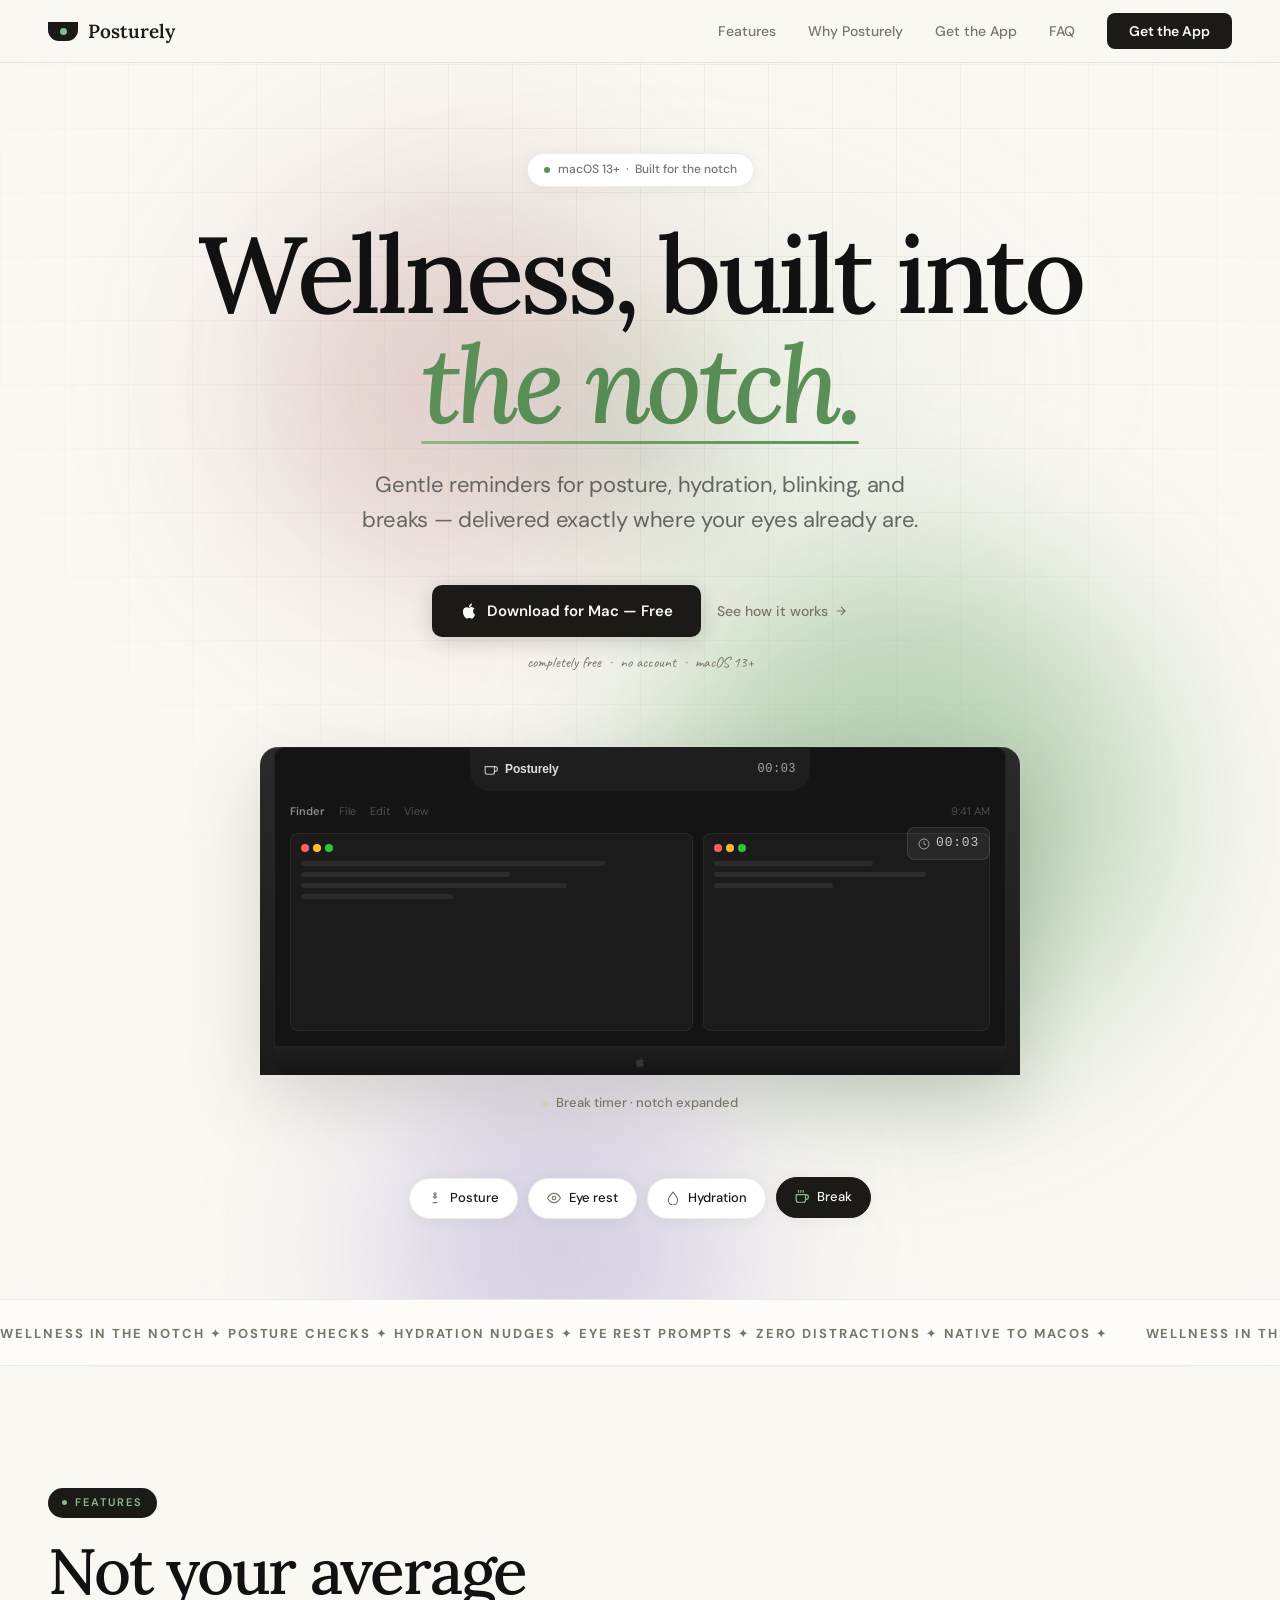
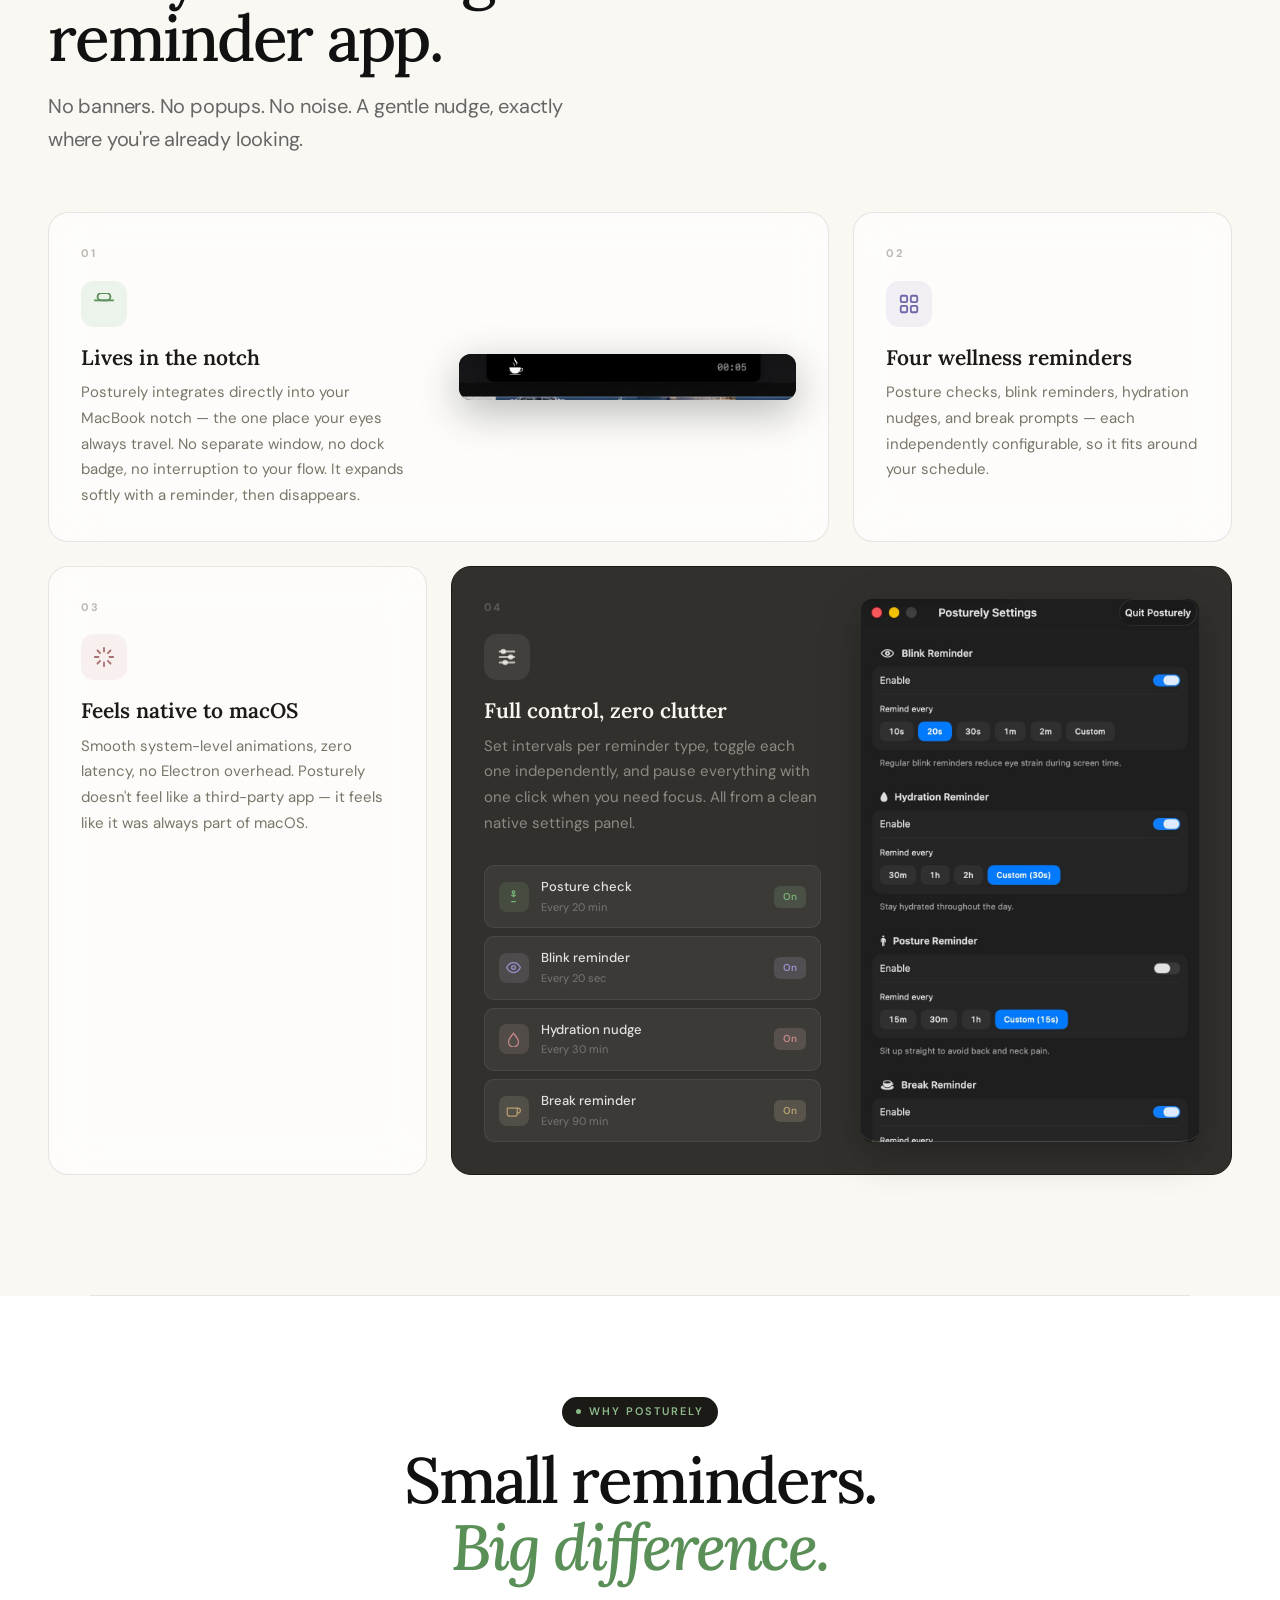
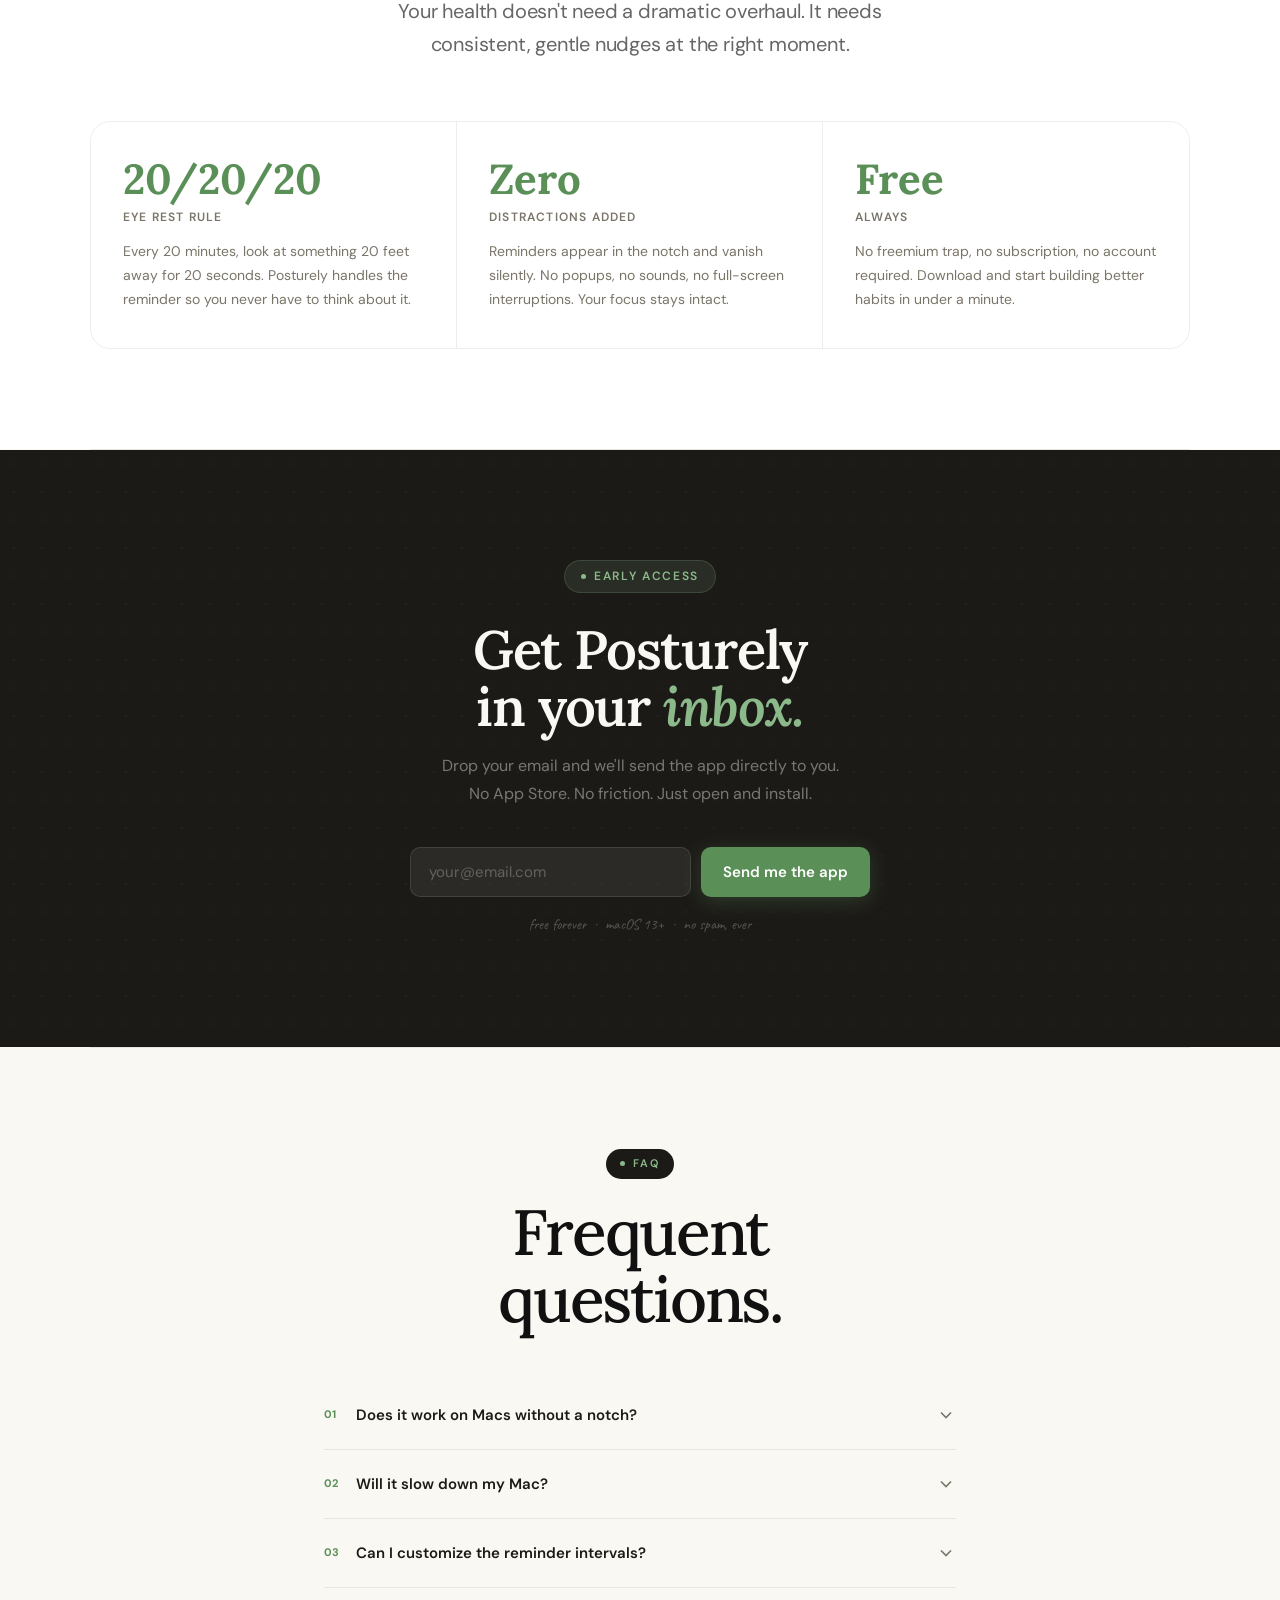
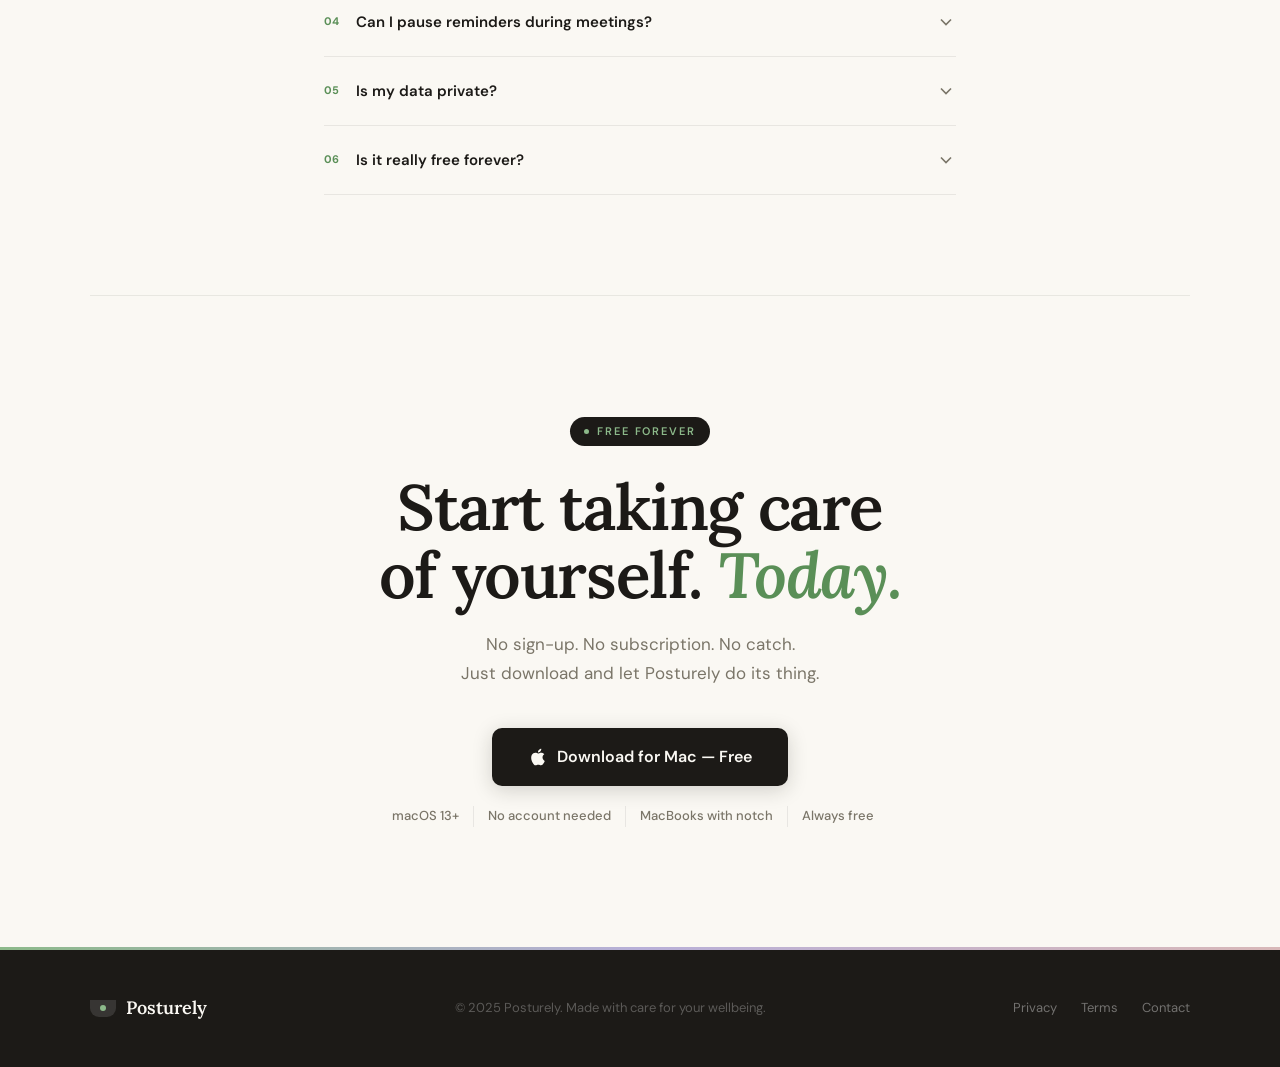
<file: posturely.html>
<!DOCTYPE html>
<html lang="en">

<head>
  <meta charset="UTF-8" />
  <meta name="viewport" content="width=device-width, initial-scale=1.0" />
  <title>Posturely — Wellness, built into the notch.</title>
  <link rel="preconnect" href="https://fonts.googleapis.com" />
  <link rel="preconnect" href="https://fonts.gstatic.com" crossorigin />
  <link
    href="https://fonts.googleapis.com/css2?family=Lora:ital,wght@0,400;0,500;0,600;0,700;1,400;1,500&family=DM+Sans:opsz,wght@9..40,300;9..40,400;9..40,500;9..40,600&family=Caveat:wght@400;500&display=swap"
    rel="stylesheet" />
  <style>
    :root {
      --bg: #faf8f3;
      --text: #1c1a17;
      --muted: #7a7568;
      --accent: #8cb98a;
      --accent-dark: #5a8f57;
      --lavender: #b8b0d8;
      --rose: #d8b8b8;
      --sand: #d8cdb0;
      --border: rgba(28, 26, 23, 0.08);
      --shadow-sm: 0 2px 16px rgba(28, 26, 23, 0.05);
      --shadow-md: 0 8px 40px rgba(28, 26, 23, 0.09);
      --shadow-lg: 0 24px 80px rgba(28, 26, 23, 0.14);
    }

    *,
    *::before,
    *::after {
      box-sizing: border-box;
      margin: 0;
      padding: 0;
    }

    html {
      scroll-behavior: smooth;
    }

    body {
      background: var(--bg);
      color: var(--text);
      font-family: 'DM Sans', system-ui, sans-serif;
      font-size: 16px;
      line-height: 1.6;
      overflow-x: hidden;
      -webkit-font-smoothing: antialiased;
    }

    body::before {
      content: '';
      position: fixed;
      inset: 0;
      background-image: 
        linear-gradient(rgba(28, 26, 23, 0.05) 1px, transparent 1px),
        linear-gradient(90deg, rgba(28, 26, 23, 0.05) 1px, transparent 1px);
      background-size: 64px 64px;
      pointer-events: none;
      z-index: 0;
      mask-image: radial-gradient(circle at 50% 30%, black 20%, transparent 85%);
      -webkit-mask-image: radial-gradient(circle at 50% 30%, black 20%, transparent 85%);
    }

    /* MOUSE AURA */
    .mouse-aura {
      position: fixed;
      top: 0; left: 0;
      width: 400px; height: 400px;
      border-radius: 50%;
      background: radial-gradient(circle, rgba(140, 185, 138, 0.15) 0%, transparent 60%);
      pointer-events: none;
      z-index: 10;
      transform: translate(-50%, -50%);
      transition: top 0.1s ease-out, left 0.1s ease-out;
      mix-blend-mode: multiply;
    }

    /* DYNAMIC BLOBS */
    .hero-glow {
      position: absolute;
      top: 25%; left: 50%;
      width: 80vw; height: 40vw;
      background: radial-gradient(ellipse at center, rgba(140, 185, 138, 0.2) 0%, transparent 60%);
      transform: translate(-50%, -50%);
      filter: blur(80px);
      z-index: -1;
      pointer-events: none;
    }

    .blobs-container {
      position: absolute;
      top: 0; left: 0; width: 100%; height: 100%;
      overflow: hidden; pointer-events: none; z-index: 0;
    }
    .blob {
      position: absolute;
      filter: blur(90px);
      opacity: 0.6;
      border-radius: 50%;
      animation: floatBlob 20s infinite alternate ease-in-out;
    }
    .blob-1 { background: #d8b8b8; width: 400px; height: 400px; top: 10%; left: 20%; animation-delay: 0s; }
    .blob-2 { background: #8cb98a; width: 500px; height: 500px; top: 40%; right: 10%; animation-duration: 25s; animation-delay: -5s; }
    .blob-3 { background: #b8b0d8; width: 350px; height: 350px; bottom: -10%; left: 30%; animation-duration: 22s; animation-delay: -10s; }
    @keyframes floatBlob {
      0% { transform: translate(0, 0) scale(1) rotate(0deg); }
      33% { transform: translate(120px, -60px) scale(1.1) rotate(45deg); }
      66% { transform: translate(-60px, 120px) scale(0.9) rotate(90deg); }
      100% { transform: translate(0, 0) scale(1) rotate(135deg); }
    }

    /* MARQUEE */
    .marquee-wrap {
      width: 100%;
      overflow: hidden;
      padding: 20px 0;
      border-top: 1px solid var(--border);
      border-bottom: 1px solid var(--border);
      background: rgba(255, 255, 255, 0.5);
      backdrop-filter: blur(12px);
      white-space: nowrap;
      position: relative;
      z-index: 5;
    }
    .marquee {
      display: inline-block;
      animation: marquee 25s linear infinite;
      font-size: 13px;
      font-weight: 700;
      letter-spacing: 0.15em;
      color: var(--muted);
      text-transform: uppercase;
    }
    .marquee span { padding-right: 32px; }
    @keyframes marquee {
      0% { transform: translateX(0); }
      100% { transform: translateX(-50%); }
    }

    /* NAV */
    nav {
      position: sticky;
      top: 0;
      z-index: 100;
      display: flex;
      align-items: center;
      justify-content: space-between;
      padding: 16px 48px;
      background: rgba(250, 248, 243, 0.88);
      backdrop-filter: blur(24px);
      border-bottom: 1px solid var(--border);
    }

    .nav-logo {
      font-family: 'Lora', serif;
      font-size: 19px;
      font-weight: 600;
      color: var(--text);
      text-decoration: none;
      display: flex;
      align-items: center;
      gap: 10px;
    }

    .nav-notch {
      width: 30px;
      height: 19px;
      background: var(--text);
      border-radius: 0 0 11px 11px;
      display: flex;
      align-items: center;
      justify-content: center;
    }

    .nav-notch-dot {
      width: 7px;
      height: 7px;
      background: var(--accent);
      border-radius: 50%;
    }

    .nav-links {
      display: flex;
      align-items: center;
      gap: 32px;
      list-style: none;
    }

    .nav-links a {
      color: var(--muted);
      text-decoration: none;
      font-size: 14px;
      font-weight: 500;
      transition: color 0.2s;
    }

    .nav-links a:hover {
      color: var(--text);
    }

    .btn-nav {
      background: var(--text);
      color: var(--bg) !important;
      padding: 9px 22px;
      border-radius: 8px;
      font-weight: 600 !important;
      transition: opacity 0.2s !important;
    }

    .btn-nav:hover {
      opacity: 0.82 !important;
    }

    /* HERO */
    .hero {
      position: relative;
      z-index: 1;
      padding: 90px 24px 80px;
      display: flex;
      flex-direction: column;
      align-items: center;
      text-align: center;
    }

    .hero-badge {
      display: inline-flex;
      align-items: center;
      gap: 8px;
      background: white;
      border: 1px solid var(--border);
      border-radius: 100px;
      padding: 6px 16px;
      font-size: 12px;
      font-weight: 500;
      color: var(--muted);
      margin-bottom: 32px;
      box-shadow: var(--shadow-sm);
      animation: fadeUp 0.6s ease both;
    }

    .badge-pip {
      width: 6px;
      height: 6px;
      background: var(--accent-dark);
      border-radius: 50%;
    }

    .hero-title {
      font-family: 'Lora', serif;
      font-size: clamp(52px, 8.5vw, 108px);
      font-weight: 500;
      line-height: 1.02;
      letter-spacing: -0.04em;
      max-width: 900px;
      color: #111;
    }

    .hero-title .word {
      display: inline-block;
      opacity: 0;
      transform: translateY(30px) rotate(2deg);
      animation: wordUp 0.8s cubic-bezier(0.2, 0.8, 0.2, 1) forwards;
    }
    
    .hero-title .w1 { animation-delay: 0.05s; }
    .hero-title .w2 { animation-delay: 0.12s; }
    .hero-title .w3 { animation-delay: 0.19s; }
    
    @keyframes wordUp {
      to { opacity: 1; transform: translateY(0) rotate(0deg); }
    }

    .hero-title em {
      font-style: italic;
      color: var(--accent-dark);
      position: relative;
      display: inline-block;
      opacity: 0;
      transform: translateY(30px) rotate(2deg);
      animation: wordUp 0.8s 0.26s cubic-bezier(0.2, 0.8, 0.2, 1) forwards;
    }

    .hero-title em::after {
      content: '';
      position: absolute;
      bottom: -5px;
      left: 0;
      width: 100%;
      height: 3px;
      background: linear-gradient(90deg, var(--accent), var(--accent-dark));
      border-radius: 2px;
      transform: scaleX(0);
      transform-origin: left;
      animation: lineIn 0.8s 0.7s cubic-bezier(0.2, 0.8, 0.2, 1) forwards;
    }

    @keyframes lineIn {
      to {
        transform: scaleX(1);
      }
    }

    .hero-sub {
      font-family: 'DM Sans', sans-serif;
      font-size: 22px;
      color: #666;
      max-width: 580px;
      margin: 28px auto 48px;
      line-height: 1.6;
      letter-spacing: -0.015em;
      font-weight: 400;
      animation: fadeUp 0.6s 0.16s ease both;
    }

    .hero-actions {
      display: flex;
      align-items: center;
      gap: 16px;
      flex-wrap: wrap;
      justify-content: center;
      animation: fadeUp 0.6s 0.24s ease both;
    }

    .btn-primary {
      display: inline-flex;
      align-items: center;
      gap: 9px;
      background: var(--text);
      color: var(--bg);
      padding: 14px 28px;
      border-radius: 10px;
      font-size: 15px;
      font-weight: 600;
      text-decoration: none;
      position: relative;
      overflow: hidden;
      transition: transform 0.3s cubic-bezier(0.2, 0.8, 0.2, 1), box-shadow 0.3s cubic-bezier(0.2, 0.8, 0.2, 1);
      box-shadow: 0 4px 20px rgba(28, 26, 23, 0.18);
    }

    .btn-primary::after {
      content: '';
      position: absolute;
      top: 0; left: -100%;
      width: 50%; height: 100%;
      background: linear-gradient(90deg, transparent, rgba(255, 255, 255, 0.12), transparent);
      transform: skewX(-20deg);
      transition: 0.6s ease;
    }

    .btn-primary:hover {
      transform: translateY(-3px);
      box-shadow: 0 12px 32px rgba(28, 26, 23, 0.28);
    }

    .btn-primary:hover::after {
      left: 200%;
    }

    .btn-ghost {
      font-size: 14px;
      color: var(--muted);
      text-decoration: none;
      font-weight: 500;
      display: flex;
      align-items: center;
      gap: 6px;
      transition: color 0.2s;
    }

    .btn-ghost:hover {
      color: var(--text);
    }

    .hero-note {
      font-family: 'Caveat', cursive;
      font-size: 15px;
      color: var(--muted);
      margin-top: 14px;
      opacity: 0.72;
      animation: fadeUp 0.6s 0.32s ease both;
    }

    /* HERO DEMO */
    .hero-demo-wrap {
      position: relative;
      margin-top: 72px;
      width: 100%;
      max-width: 760px;
      animation: fadeUp 0.8s 0.44s ease both;
      display: flex;
      flex-direction: column;
      align-items: center;
    }

    .macbook {
      width: 100%;
      background: linear-gradient(180deg, #2a2a2a 0%, #1a1a1a 100%);
      border-radius: 18px 18px 0 0;
      padding: 0 14px;
      box-shadow: 0 24px 80px rgba(0, 0, 0, 0.15), inset 0 1px 1px rgba(255, 255, 255, 0.15), 0 0 0 1px rgba(255, 255, 255, 0.08);
    }

    .macbook-screen {
      background: #141414;
      border-radius: 10px 10px 0 0;
      min-height: 300px;
      position: relative;
      overflow: hidden;
      display: flex;
      flex-direction: column;
      box-shadow: inset 0 0 0 1px rgba(255, 255, 255, 0.06);
    }

    .macbook-chin {
      height: 28px;
      background: linear-gradient(180deg, #1e1e1e 0%, #151515 100%);
      border-top: 1px solid rgba(255, 255, 255, 0.05);
      display: flex;
      align-items: center;
      justify-content: center;
      border-radius: 0 0 18px 18px;
    }

    .demo-notch {
      width: 180px;
      height: 32px;
      background: #1e1e1e;
      border-radius: 0 0 20px 20px;
      margin: 0 auto;
      position: relative;
      z-index: 10;
      display: flex;
      align-items: center;
      justify-content: center;
      transition: width 0.55s cubic-bezier(0.34, 1.3, 0.64, 1), height 0.55s cubic-bezier(0.34, 1.3, 0.64, 1);
      flex-shrink: 0;
    }

    .demo-notch.expanded {
      width: 340px;
      height: 44px;
    }

    .demo-notch-camera {
      width: 9px;
      height: 9px;
      background: #2a2a2a;
      border: 1px solid #333;
      border-radius: 50%;
      transition: opacity 0.2s;
    }

    .demo-notch.expanded .demo-notch-camera {
      opacity: 0;
    }

    .demo-notch-content {
      position: absolute;
      inset: 0;
      display: flex;
      align-items: center;
      justify-content: space-between;
      padding: 0 14px;
      opacity: 0;
      transform: scale(0.9);
      transition: opacity 0.3s 0.18s ease, transform 0.3s 0.18s ease;
    }

    .demo-notch.expanded .demo-notch-content {
      opacity: 1;
      transform: scale(1);
    }

    .demo-notch-left {
      display: flex;
      align-items: center;
      gap: 7px;
    }

    .demo-app-icon {
      width: 14px;
      height: 14px;
      color: rgba(255, 255, 255, 0.7);
    }

    .demo-app-name {
      font-size: 12px;
      font-weight: 600;
      color: rgba(255, 255, 255, 0.85);
      font-family: -apple-system, BlinkMacSystemFont, sans-serif;
      letter-spacing: -0.01em;
    }

    .demo-notch-right {
      display: flex;
      align-items: center;
    }

    .demo-fullscreen {
      position: absolute;
      inset: 0;
      z-index: 8;
      background: #000;
      display: flex;
      flex-direction: column;
      align-items: center;
      justify-content: center;
      gap: 16px;
      opacity: 0;
      transition: opacity 0.45s ease;
      pointer-events: none;
    }

    .demo-fullscreen.visible {
      opacity: 1;
    }

    .demo-fs-icon {
      width: 54px;
      height: 54px;
      display: flex;
      align-items: center;
      justify-content: center;
    }

    .demo-fs-icon svg {
      width: 100%;
      height: 100%;
    }

    .demo-fs-label {
      font-family: -apple-system, BlinkMacSystemFont, sans-serif;
      font-size: 17px;
      font-weight: 700;
      color: white;
      letter-spacing: 0.1em;
      text-transform: uppercase;
    }

    .demo-desktop {
      flex: 1;
      padding: 10px 16px 16px;
      display: flex;
      flex-direction: column;
      gap: 10px;
      position: relative;
    }

    .demo-menubar {
      display: flex;
      align-items: center;
      justify-content: space-between;
      height: 22px;
    }

    .demo-menubar-left {
      display: flex;
      align-items: center;
      gap: 14px;
    }

    .demo-windows {
      display: grid;
      grid-template-columns: 1.4fr 1fr;
      gap: 10px;
      flex: 1;
    }

    .demo-window {
      background: rgba(255, 255, 255, 0.03);
      border: 1px solid rgba(255, 255, 255, 0.06);
      border-radius: 8px;
      padding: 10px;
    }

    .demo-window-bar {
      display: flex;
      gap: 4px;
      margin-bottom: 9px;
    }

    .demo-dot {
      width: 8px;
      height: 8px;
      border-radius: 50%;
    }

    .demo-dot.r {
      background: #ff5f57;
    }

    .demo-dot.y {
      background: #febc2e;
    }

    .demo-dot.g {
      background: #28c840;
    }

    .demo-window-lines {
      display: flex;
      flex-direction: column;
      gap: 6px;
    }

    .demo-line {
      height: 5px;
      border-radius: 3px;
      background: rgba(255, 255, 255, 0.07);
    }

    .demo-line.w80 {
      width: 80%
    }

    .demo-line.w70 {
      width: 70%
    }

    .demo-line.w60 {
      width: 60%
    }

    .demo-line.w55 {
      width: 55%
    }

    .demo-line.w45 {
      width: 45%
    }

    .demo-line.w40 {
      width: 40%
    }

    .demo-timer-pill {
      position: absolute;
      right: 16px;
      top: 36px;
      display: flex;
      align-items: center;
      gap: 6px;
      background: rgba(255, 255, 255, 0.06);
      border: 1px solid rgba(255, 255, 255, 0.1);
      border-radius: 8px;
      padding: 5px 10px;
      opacity: 0;
      transition: opacity 0.3s;
    }

    .demo-timer-pill.visible {
      opacity: 1;
    }

    .demo-timer-pill span {
      font-family: 'SF Mono', 'Menlo', monospace;
      font-size: 13px;
      color: rgba(255, 255, 255, 0.75);
      font-weight: 500;
      letter-spacing: 0.06em;
    }

    .demo-current-label {
      display: flex;
      align-items: center;
      gap: 8px;
      margin-top: 18px;
      font-size: 13px;
      color: var(--muted);
      font-weight: 500;
    }

    .demo-label-pip {
      width: 6px;
      height: 6px;
      border-radius: 50%;
      background: var(--accent-dark);
      transition: background 0.3s;
    }

    /* REMINDER TABS */
    .reminder-tabs {
      display: flex;
      gap: 10px;
      margin-top: 64px;
      flex-wrap: wrap;
      justify-content: center;
      animation: fadeUp 0.6s 0.56s ease both;
    }

    .reminder-tab {
      display: flex;
      align-items: center;
      gap: 8px;
      background: white;
      border: 1px solid var(--border);
      border-radius: 100px;
      padding: 9px 18px;
      font-size: 13px;
      font-weight: 500;
      color: var(--text);
      cursor: pointer;
      transition: all 0.2s;
      box-shadow: var(--shadow-sm);
      user-select: none;
    }

    .reminder-tab svg {
      width: 14px;
      height: 14px;
      color: var(--muted);
      flex-shrink: 0;
      transition: color 0.2s;
    }

    .reminder-tab:hover,
    .reminder-tab.active {
      background: var(--text);
      color: var(--bg);
      border-color: var(--text);
      transform: translateY(-1px);
    }

    .reminder-tab.active svg,
    .reminder-tab:hover svg {
      color: var(--accent);
    }

    /* DIVIDER */
    .divider {
      height: 1px;
      background: var(--border);
      max-width: 1100px;
      margin: 0 auto;
      position: relative;
      z-index: 1;
    }

    /* SHARED */
    .section-label {
      display: inline-flex;
      align-items: center;
      gap: 8px;
      font-size: 11px;
      font-weight: 600;
      letter-spacing: 0.18em;
      text-transform: uppercase;
      color: var(--accent);
      background: var(--text);
      padding: 6px 14px;
      border-radius: 100px;
      margin-bottom: 20px;
    }

    .section-pip {
      width: 5px;
      height: 5px;
      background: var(--accent);
      border-radius: 50%;
    }

    .section-title {
      font-family: 'Lora', serif;
      font-size: clamp(40px, 5.5vw, 64px);
      font-weight: 500;
      line-height: 1.05;
      letter-spacing: -0.035em;
      margin-bottom: 18px;
      color: #111;
    }

    .section-sub {
      color: #666;
      font-size: 20px;
      max-width: 520px;
      line-height: 1.65;
      letter-spacing: -0.01em;
      margin-bottom: 56px;
    }

    /* FEATURES */
    .features {
      position: relative;
      z-index: 1;
      padding: 120px 48px;
      max-width: 1280px;
      margin: 0 auto;
    }

    .features-grid {
      display: grid;
      grid-template-columns: repeat(3, 1fr);
      gap: 24px;
    }

    .fcard {
      background: rgba(255, 255, 255, 0.6);
      backdrop-filter: blur(24px);
      border: 1px solid rgba(28, 26, 23, 0.1);
      border-radius: 20px;
      padding: 32px;
      transition: transform 0.4s cubic-bezier(0.2, 0.8, 0.2, 1), box-shadow 0.4s cubic-bezier(0.2, 0.8, 0.2, 1), border-color 0.4s;
      position: relative;
      z-index: 1;
    }

    .fcard::before {
      content: '';
      position: absolute;
      top: 0; left: 0; width: 100%; height: 100%;
      background: radial-gradient(600px circle at var(--mouse-x, -500px) var(--mouse-y, -500px), rgba(140, 185, 138, 0.08), transparent 40%);
      z-index: -1;
      opacity: 0;
      transition: opacity 0.3s;
      pointer-events: none;
      border-radius: inherit;
    }

    .fcard::after {
      content: '';
      position: absolute;
      inset: -1px;
      border-radius: inherit;
      padding: 1px;
      background: radial-gradient(400px circle at var(--mouse-x, -500px) var(--mouse-y, -500px), rgba(140, 185, 138, 0.4), transparent 40%);
      -webkit-mask: linear-gradient(#fff 0 0) content-box, linear-gradient(#fff 0 0);
      -webkit-mask-composite: xor;
      mask: linear-gradient(#fff 0 0) content-box, linear-gradient(#fff 0 0);
      mask-composite: exclude;
      z-index: -2;
      opacity: 0;
      transition: opacity 0.3s;
      pointer-events: none;
    }

    .fcard:hover {
      transform: translateY(-6px) scale(1.01);
      box-shadow: var(--shadow-lg);
      border-color: rgba(28, 26, 23, 0.2);
    }

    .fcard:hover::before, .fcard:hover::after {
      opacity: 1;
    }

    .fcard.wide {
      grid-column: span 2;
      display: grid;
      grid-template-columns: 1fr 1fr;
      gap: 40px;
      align-items: center;
    }

    .fcard.dark {
      background: rgba(28, 26, 23, 0.9);
      border-color: rgba(28, 26, 23, 1);
    }

    .fcard.dark h3 {
      color: var(--bg);
    }

    .fcard.dark::before {
      background: radial-gradient(600px circle at var(--mouse-x, -500px) var(--mouse-y, -500px), rgba(255, 255, 255, 0.06), transparent 40%);
    }

    .fcard.dark::after {
      background: radial-gradient(400px circle at var(--mouse-x, -500px) var(--mouse-y, -500px), rgba(255, 255, 255, 0.2), transparent 40%);
    }

    .fcard-num {
      font-size: 11px;
      font-weight: 700;
      letter-spacing: 0.15em;
      color: var(--muted);
      opacity: 0.5;
      margin-bottom: 18px;
    }

    .fcard.dark .fcard-num {
      color: rgba(255, 255, 255, 0.2);
      opacity: 1;
    }

    .fcard-icon {
      width: 46px;
      height: 46px;
      border-radius: 13px;
      display: flex;
      align-items: center;
      justify-content: center;
      margin-bottom: 18px;
      transition: transform 0.4s cubic-bezier(0.34, 1.56, 0.64, 1);
    }

    .fcard:hover .fcard-icon {
      transform: scale(1.1);
    }

    .fcard-icon svg {
      width: 22px;
      height: 22px;
    }

    .ic-sage {
      background: rgba(140, 185, 138, 0.15);
      color: var(--accent-dark);
    }

    .ic-lav {
      background: rgba(184, 176, 216, 0.18);
      color: #7066a8;
    }

    .ic-rose {
      background: rgba(216, 184, 184, 0.18);
      color: #a87070;
    }

    .ic-dark {
      background: rgba(255, 255, 255, 0.08);
      color: rgba(250, 248, 243, 0.65);
    }

    .fcard h3 {
      font-family: 'Lora', serif;
      font-size: 21px;
      font-weight: 600;
      margin-bottom: 10px;
      line-height: 1.2;
    }

    .fcard p {
      color: var(--muted);
      font-size: 15px;
      line-height: 1.72;
    }

    .fcard.dark h3 {
      color: var(--bg);
    }

    .fcard.dark p {
      color: rgba(250, 248, 243, 0.45);
    }

    .fcard-shot {
      border-radius: 12px;
      overflow: hidden;
      background: #0d0d0d;
      box-shadow: 0 12px 40px rgba(0, 0, 0, 0.28);
    }

    .fcard-shot img {
      width: 100%;
      display: block;
    }

    /* reminder rows */
    .rrows {
      display: flex;
      flex-direction: column;
      gap: 8px;
      margin-top: 28px;
    }

    .rrow {
      display: flex;
      align-items: center;
      gap: 12px;
      background: rgba(255, 255, 255, 0.05);
      border: 1px solid rgba(255, 255, 255, 0.07);
      border-radius: 10px;
      padding: 11px 14px;
    }

    .rrow-icon {
      width: 30px;
      height: 30px;
      border-radius: 8px;
      display: flex;
      align-items: center;
      justify-content: center;
      flex-shrink: 0;
    }

    .rrow-icon svg {
      width: 15px;
      height: 15px;
    }

    .rrow-info {
      flex: 1;
    }

    .rrow-name {
      font-size: 13px;
      color: rgba(255, 255, 255, 0.85);
      font-weight: 500;
    }

    .rrow-time {
      font-size: 11px;
      color: rgba(255, 255, 255, 0.3);
      margin-top: 1px;
    }

    .rrow-badge {
      font-size: 10px;
      padding: 3px 9px;
      border-radius: 6px;
      font-weight: 600;
    }

    .b-sage {
      background: rgba(140, 185, 138, 0.18);
      color: #78b076;
    }

    .b-lav {
      background: rgba(184, 176, 216, 0.18);
      color: #9b90cc;
    }

    .b-rose {
      background: rgba(216, 184, 184, 0.18);
      color: #c48888;
    }

    .b-sand {
      background: rgba(216, 205, 176, 0.18);
      color: #b89e6e;
    }

    /* WHY */
    .why {
      position: relative;
      z-index: 1;
      background: white;
      padding: 100px 24px;
    }

    .why-inner {
      max-width: 1100px;
      margin: 0 auto;
    }

    .why-grid {
      display: grid;
      grid-template-columns: repeat(3, 1fr);
      border: 1px solid var(--border);
      border-radius: 20px;
      overflow: hidden;
      margin-top: 60px;
    }

    .why-item {
      padding: 36px 32px;
      border-right: 1px solid var(--border);
      transition: background 0.2s;
    }

    .why-item:last-child {
      border-right: none;
    }

    .why-item:hover {
      background: var(--bg);
    }

    .why-val {
      font-family: 'Lora', serif;
      font-size: 42px;
      font-weight: 700;
      color: var(--accent-dark);
      line-height: 1;
      margin-bottom: 8px;
    }

    .why-label {
      font-size: 12px;
      color: var(--muted);
      font-weight: 600;
      text-transform: uppercase;
      letter-spacing: 0.1em;
      margin-bottom: 12px;
    }

    .why-item p {
      font-size: 14px;
      color: var(--muted);
      line-height: 1.72;
    }

    /* EMAIL */
    .email-section {
      position: relative;
      z-index: 1;
      background: var(--text);
      padding: 110px 24px;
      overflow: hidden;
    }

    .email-section::before {
      content: '';
      position: absolute;
      inset: 0;
      background-image: radial-gradient(circle, rgba(140, 185, 138, 0.06) 1px, transparent 1px);
      background-size: 28px 28px;
      pointer-events: none;
    }

    .email-inner {
      max-width: 560px;
      margin: 0 auto;
      text-align: center;
      position: relative;
      z-index: 1;
    }

    .email-badge {
      display: inline-flex;
      align-items: center;
      gap: 8px;
      background: rgba(140, 185, 138, 0.12);
      border: 1px solid rgba(140, 185, 138, 0.2);
      border-radius: 100px;
      padding: 6px 16px;
      font-size: 12px;
      font-weight: 600;
      letter-spacing: 0.14em;
      text-transform: uppercase;
      color: var(--accent);
      margin-bottom: 28px;
    }

    .email-pip {
      width: 5px;
      height: 5px;
      background: var(--accent);
      border-radius: 50%;
    }

    .email-title {
      font-family: 'Lora', serif;
      font-size: clamp(34px, 5vw, 54px);
      font-weight: 600;
      line-height: 1.07;
      letter-spacing: -0.022em;
      color: var(--bg);
      margin-bottom: 16px;
    }

    .email-title em {
      font-style: italic;
      color: var(--accent);
    }

    .email-sub {
      font-size: 16px;
      color: rgba(250, 248, 243, 0.42);
      margin-bottom: 40px;
      line-height: 1.72;
    }

    .email-form {
      display: flex;
      gap: 10px;
      max-width: 460px;
      margin: 0 auto;
    }

    .email-input {
      flex: 1;
      background: rgba(255, 255, 255, 0.07);
      border: 1px solid rgba(255, 255, 255, 0.11);
      border-radius: 10px;
      padding: 14px 18px;
      font-size: 15px;
      color: var(--bg);
      font-family: 'DM Sans', sans-serif;
      outline: none;
      transition: border-color 0.2s, background 0.2s;
    }

    .email-input::placeholder {
      color: rgba(250, 248, 243, 0.27);
    }

    .email-input:focus {
      border-color: rgba(140, 185, 138, 0.48);
      background: rgba(255, 255, 255, 0.1);
    }

    .email-btn {
      background: var(--accent-dark);
      color: white;
      border: none;
      border-radius: 10px;
      padding: 14px 22px;
      font-size: 15px;
      font-weight: 600;
      font-family: 'DM Sans', sans-serif;
      cursor: pointer;
      white-space: nowrap;
      transition: transform 0.2s, opacity 0.2s;
      box-shadow: 0 4px 20px rgba(90, 143, 87, 0.3);
    }

    .email-btn:hover {
      transform: translateY(-2px);
      opacity: 0.9;
    }

    .email-btn:disabled {
      opacity: 0.55;
      transform: none;
      cursor: not-allowed;
    }

    .email-note {
      font-family: 'Caveat', cursive;
      font-size: 15px;
      color: rgba(250, 248, 243, 0.27);
      margin-top: 16px;
    }

    .email-success {
      display: none;
      flex-direction: column;
      align-items: center;
      gap: 14px;
      padding: 32px;
      background: rgba(140, 185, 138, 0.08);
      border: 1px solid rgba(140, 185, 138, 0.16);
      border-radius: 16px;
      max-width: 460px;
      margin: 0 auto;
    }

    .email-success-icon {
      width: 48px;
      height: 48px;
      border-radius: 50%;
      background: rgba(140, 185, 138, 0.15);
      display: flex;
      align-items: center;
      justify-content: center;
      color: var(--accent);
    }

    .email-success-icon svg {
      width: 24px;
      height: 24px;
    }

    .email-success h4 {
      font-family: 'Lora', serif;
      font-size: 20px;
      color: var(--bg);
      font-weight: 600;
    }

    .email-success p {
      font-size: 14px;
      color: rgba(250, 248, 243, 0.42);
      line-height: 1.65;
      text-align: center;
    }

    /* FAQ */
    .faq {
      position: relative;
      z-index: 1;
      padding: 100px 24px;
      max-width: 680px;
      margin: 0 auto;
    }

    .faq-list {
      margin-top: 48px;
    }

    .faq-item {
      border-bottom: 1px solid var(--border);
    }

    .faq-q {
      display: flex;
      justify-content: space-between;
      align-items: center;
      padding: 22px 0;
      cursor: pointer;
      user-select: none;
      gap: 16px;
    }

    .faq-q-inner {
      display: flex;
      align-items: center;
      gap: 12px;
      font-size: 15px;
      font-weight: 600;
      color: var(--text);
    }

    .faq-num {
      font-size: 11px;
      font-weight: 700;
      color: var(--accent-dark);
      min-width: 20px;
    }

    .faq-chevron {
      width: 20px;
      height: 20px;
      color: var(--muted);
      flex-shrink: 0;
      transition: transform 0.3s;
    }

    .faq-item.open .faq-chevron {
      transform: rotate(180deg);
    }

    .faq-answer {
      max-height: 0;
      overflow: hidden;
      transition: max-height 0.35s ease;
    }

    .faq-item.open .faq-answer {
      max-height: 200px;
    }

    .faq-answer p {
      padding-bottom: 22px;
      padding-left: 32px;
      color: var(--muted);
      font-size: 15px;
      line-height: 1.72;
    }

    /* DOWNLOAD CTA */
    .download {
      position: relative;
      z-index: 1;
      padding: 120px 24px;
      text-align: center;
      max-width: 680px;
      margin: 0 auto;
    }

    .download-title {
      font-family: 'Lora', serif;
      font-size: clamp(38px, 5.5vw, 64px);
      font-weight: 600;
      line-height: 1.06;
      letter-spacing: -0.022em;
      margin-bottom: 20px;
    }

    .download-title em {
      font-style: italic;
      color: var(--accent-dark);
    }

    .download-sub {
      font-size: 17px;
      color: var(--muted);
      margin-bottom: 40px;
      line-height: 1.72;
    }

    .download-tags {
      display: flex;
      align-items: center;
      justify-content: center;
      flex-wrap: wrap;
      margin-top: 20px;
    }

    .download-tag {
      font-size: 13px;
      color: var(--muted);
      font-weight: 500;
      padding: 0 14px;
      border-right: 1px solid var(--border);
    }

    .download-tag:first-child {
      padding-left: 0;
    }

    .download-tag:last-child {
      border-right: none;
    }

    /* FOOTER */
    .footer-stripe {
      height: 3px;
      background: linear-gradient(90deg, var(--accent) 0%, var(--lavender) 50%, var(--rose) 100%);
    }

    footer {
      background: var(--text);
      padding: 44px 48px;
      position: relative;
      z-index: 1;
    }

    .footer-inner {
      max-width: 1100px;
      margin: 0 auto;
      display: flex;
      align-items: center;
      justify-content: space-between;
      flex-wrap: wrap;
      gap: 20px;
    }

    .footer-logo {
      font-family: 'Lora', serif;
      font-size: 18px;
      font-weight: 600;
      color: var(--bg);
      display: flex;
      align-items: center;
      gap: 10px;
    }

    .footer-notch {
      width: 26px;
      height: 17px;
      background: rgba(255, 255, 255, 0.12);
      border-radius: 0 0 9px 9px;
      display: flex;
      align-items: center;
      justify-content: center;
    }

    .footer-notch-dot {
      width: 6px;
      height: 6px;
      background: var(--accent);
      border-radius: 50%;
    }

    .footer-copy {
      font-size: 13px;
      color: rgba(255, 255, 255, 0.28);
    }

    .footer-links {
      display: flex;
      gap: 24px;
    }

    .footer-links a {
      font-size: 13px;
      color: rgba(255, 255, 255, 0.38);
      text-decoration: none;
      transition: color 0.2s;
    }

    .footer-links a:hover {
      color: rgba(255, 255, 255, 0.78);
    }

    /* ANIMATIONS */
    @keyframes fadeUp {
      from {
        opacity: 0;
        transform: translateY(22px);
      }

      to {
        opacity: 1;
        transform: translateY(0);
      }
    }

    .reveal {
      opacity: 0;
      transform: translateY(24px) scale(0.98);
      transition: opacity 0.8s cubic-bezier(0.2, 0.8, 0.2, 1), transform 0.8s cubic-bezier(0.2, 0.8, 0.2, 1);
    }

    .reveal.visible {
      opacity: 1;
      transform: translateY(0) scale(1);
    }

    /* RESPONSIVE */
    @media (max-width: 768px) {
      nav {
        padding: 14px 20px;
      }

      .nav-links {
        display: none;
      }

      .features-grid {
        grid-template-columns: 1fr;
      }

      .fcard.wide {
        grid-column: span 1;
        grid-template-columns: 1fr;
      }

      .why-grid {
        grid-template-columns: 1fr;
      }

      .why-item {
        border-right: none;
        border-bottom: 1px solid var(--border);
      }

      .hero-screen-float,
      .hero-screen-settings {
        display: none;
      }

      footer {
        padding: 32px 20px;
      }

      .footer-inner {
        flex-direction: column;
        align-items: flex-start;
      }
    }
  </style>
</head>

<body>

  <!-- MOUSE AURA -->
  <div class="mouse-aura" id="mouseAura"></div>

  <!-- NAV -->
  <nav>
    <a href="#" class="nav-logo">
      <div class="nav-notch">
        <div class="nav-notch-dot"></div>
      </div>
      Posturely
    </a>
    <ul class="nav-links">
      <li><a href="#features">Features</a></li>
      <li><a href="#why">Why Posturely</a></li>
      <li><a href="#get-app">Get the App</a></li>
      <li><a href="#faq">FAQ</a></li>
      <li><a href="#get-app" class="btn-nav">Get the App</a></li>
    </ul>
  </nav>

  <!-- HERO -->
  <section class="hero">
    <div class="hero-glow"></div>
    <div class="blobs-container">
      <div class="blob blob-1"></div>
      <div class="blob blob-2"></div>
      <div class="blob blob-3"></div>
    </div>
    <div class="hero-badge">
      <div class="badge-pip"></div>
      macOS 13+ &nbsp;·&nbsp; Built for the notch
    </div>

    <h1 class="hero-title"><span class="word w1">Wellness,</span> <span class="word w2">built</span> <span class="word w3">into</span><br /><em>the notch.</em></h1>

    <p class="hero-sub">Gentle reminders for posture, hydration, blinking, and breaks — delivered exactly where your
      eyes already are.</p>

    <div class="hero-actions">
      <a href="#get-app" class="btn-primary">
        <svg width="18" height="18" viewBox="0 0 24 24" fill="currentColor">
          <path
            d="M18.71 19.5c-.83 1.24-1.71 2.45-3.05 2.47-1.34.03-1.77-.79-3.29-.79-1.53 0-2 .77-3.27.82-1.31.05-2.3-1.32-3.14-2.53C4.25 17 2.94 12.45 4.7 9.39c.87-1.52 2.43-2.48 4.12-2.51 1.28-.02 2.5.87 3.29.87.78 0 2.26-1.07 3.81-.91.65.03 2.47.26 3.64 1.98-.09.06-2.17 1.28-2.15 3.81.03 3.02 2.65 4.03 2.68 4.04-.03.07-.42 1.44-1.38 2.83M13 3.5c.73-.83 1.94-1.46 2.94-1.5.13 1.17-.34 2.35-1.04 3.19-.69.85-1.83 1.51-2.95 1.42-.15-1.15.41-2.35 1.05-3.11z" />
        </svg>
        Download for Mac — Free
      </a>
      <a href="#features" class="btn-ghost">
        See how it works
        <svg width="14" height="14" viewBox="0 0 24 24" fill="none" stroke="currentColor" stroke-width="2">
          <path d="M5 12h14M12 5l7 7-7 7" />
        </svg>
      </a>
    </div>

    <p class="hero-note">completely free &nbsp;·&nbsp; no account &nbsp;·&nbsp; macOS 13+</p>

    <!-- Animated notch demo -->
    <div class="hero-demo-wrap">
      <div class="macbook">
        <div class="macbook-screen">

          <!-- Notch -->
          <div class="demo-notch" id="demoNotch">
            <div class="demo-notch-camera" id="demoCamera"></div>
            <div class="demo-notch-content" id="demoContent">
              <div class="demo-notch-left">
                <svg class="demo-app-icon" id="demoNotchIcon" viewBox="0 0 24 24" fill="none" stroke="currentColor"
                  stroke-width="2" stroke-linecap="round">
                  <circle cx="12" cy="5" r="2" />
                  <path d="M12 7v5M9 10l3 2 3-2M9 20h6" />
                </svg>
                <span class="demo-app-name">Posturely</span>
              </div>
              <div class="demo-notch-right">
                <span id="notchTimer"
                  style="font-family:'SF Mono',Menlo,monospace;font-size:12px;font-weight:500;color:rgba(255,255,255,0.6);letter-spacing:0.04em;">00:05</span>
              </div>
            </div>
          </div>

          <!-- Fullscreen reminder overlay (DRINK WATER style) -->
          <div class="demo-fullscreen" id="demoFullscreen">
            <div class="demo-fs-icon" id="demoFsIcon">
              <svg viewBox="0 0 24 24" fill="white">
                <path d="M12 2C6 9 4 13.5 4 16a8 8 0 0 0 16 0c0-2.5-2-7-8-14z" />
              </svg>
            </div>
            <div class="demo-fs-label" id="demoFsLabel">DRINK WATER</div>
          </div>

          <!-- Simulated desktop -->
          <div class="demo-desktop">
            <div class="demo-menubar">
              <div class="demo-menubar-left">
                <span style="font-size:11px;color:rgba(255,255,255,0.5);font-weight:600;">Finder</span>
                <span style="font-size:11px;color:rgba(255,255,255,0.25);">File</span>
                <span style="font-size:11px;color:rgba(255,255,255,0.25);">Edit</span>
                <span style="font-size:11px;color:rgba(255,255,255,0.25);">View</span>
              </div>
              <span style="font-size:11px;color:rgba(255,255,255,0.25);">9:41 AM</span>
            </div>
            <div class="demo-windows">
              <div class="demo-window">
                <div class="demo-window-bar">
                  <div class="demo-dot r"></div>
                  <div class="demo-dot y"></div>
                  <div class="demo-dot g"></div>
                </div>
                <div class="demo-window-lines">
                  <div class="demo-line w80"></div>
                  <div class="demo-line w55"></div>
                  <div class="demo-line w70"></div>
                  <div class="demo-line w40"></div>
                </div>
              </div>
              <div class="demo-window">
                <div class="demo-window-bar">
                  <div class="demo-dot r"></div>
                  <div class="demo-dot y"></div>
                  <div class="demo-dot g"></div>
                </div>
                <div class="demo-window-lines">
                  <div class="demo-line w60"></div>
                  <div class="demo-line w80"></div>
                  <div class="demo-line w45"></div>
                </div>
              </div>
            </div>
            <!-- Timer pill — visible during break state -->
            <div class="demo-timer-pill" id="demoTimer">
              <svg width="12" height="12" viewBox="0 0 24 24" fill="none" stroke="rgba(255,255,255,0.55)"
                stroke-width="2">
                <circle cx="12" cy="12" r="10" />
                <path d="M12 6v6l4 2" />
              </svg>
              <span id="demoTimerVal">00:05</span>
            </div>
          </div>

        </div>
        <div class="macbook-chin">
          <svg width="12" height="12" viewBox="0 0 24 24" fill="rgba(255,255,255,0.12)">
            <path
              d="M18.71 19.5c-.83 1.24-1.71 2.45-3.05 2.47-1.34.03-1.77-.79-3.29-.79-1.53 0-2 .77-3.27.82-1.31.05-2.3-1.32-3.14-2.53C4.25 17 2.94 12.45 4.7 9.39c.87-1.52 2.43-2.48 4.12-2.51 1.28-.02 2.5.87 3.29.87.78 0 2.26-1.07 3.81-.91.65.03 2.47.26 3.64 1.98-.09.06-2.17 1.28-2.15 3.81.03 3.02 2.65 4.03 2.68 4.04-.03.07-.42 1.44-1.38 2.83M13 3.5c.73-.83 1.94-1.46 2.94-1.5.13 1.17-.34 2.35-1.04 3.19-.69.85-1.83 1.51-2.95 1.42-.15-1.15.41-2.35 1.05-3.11z" />
          </svg>
        </div>
      </div>
      <div class="demo-current-label">
        <div class="demo-label-pip" id="demoPip"></div>
        <span id="demoLabelText">Break reminder · notch expanded</span>
      </div>
    </div>

    <!-- Reminder type pills -->
    <div class="reminder-tabs">
      <div class="reminder-tab active" data-mode="posture">
        <svg viewBox="0 0 24 24" fill="none" stroke="currentColor" stroke-width="2" stroke-linecap="round">
          <circle cx="12" cy="5" r="2" />
          <path d="M12 7v5M9 10l3 2 3-2M9 20h6" />
        </svg>
        Posture
      </div>
      <div class="reminder-tab" data-mode="eye">
        <svg viewBox="0 0 24 24" fill="none" stroke="currentColor" stroke-width="2" stroke-linecap="round">
          <path d="M1 12s4-8 11-8 11 8 11 8-4 8-11 8-11-8-11-8z" />
          <circle cx="12" cy="12" r="3" />
        </svg>
        Eye rest
      </div>
      <div class="reminder-tab" data-mode="water">
        <svg viewBox="0 0 24 24" fill="none" stroke="currentColor" stroke-width="2" stroke-linecap="round">
          <path d="M12 2C6 9 4 13.5 4 16a8 8 0 0 0 16 0c0-2.5-2-7-8-14z" />
        </svg>
        Hydration
      </div>
      <div class="reminder-tab" data-mode="break">
        <svg viewBox="0 0 24 24" fill="none" stroke="currentColor" stroke-width="2" stroke-linecap="round">
          <path d="M18 8h1a4 4 0 0 1 0 8h-1" />
          <path d="M2 8h16v9a4 4 0 0 1-4 4H6a4 4 0 0 1-4-4V8z" />
          <line x1="6" y1="1" x2="6" y2="4" />
          <line x1="10" y1="1" x2="10" y2="4" />
          <line x1="14" y1="1" x2="14" y2="4" />
        </svg>
        Break
      </div>
    </div>
  </section>

  <!-- MARQUEE -->
  <div class="marquee-wrap">
    <div class="marquee">
      <span>WELLNESS IN THE NOTCH ✦ POSTURE CHECKS ✦ HYDRATION NUDGES ✦ EYE REST PROMPTS ✦ ZERO DISTRACTIONS ✦ NATIVE TO MACOS ✦</span>
      <span>WELLNESS IN THE NOTCH ✦ POSTURE CHECKS ✦ HYDRATION NUDGES ✦ EYE REST PROMPTS ✦ ZERO DISTRACTIONS ✦ NATIVE TO MACOS ✦</span>
    </div>
  </div>

  <div class="divider"></div>

  <!-- FEATURES -->
  <section class="features" id="features">
    <div class="reveal">
      <div class="section-label">
        <div class="section-pip"></div> Features
      </div>
      <h2 class="section-title">Not your average<br />reminder app.</h2>
      <p class="section-sub">No banners. No popups. No noise. A gentle nudge, exactly where you're already looking.</p>
    </div>

    <div class="features-grid">

      <!-- Wide: Notch integration -->
      <div class="fcard wide reveal">
        <div>
          <div class="fcard-num">01</div>
          <div class="fcard-icon ic-sage">
            <svg viewBox="0 0 24 24" fill="none" stroke="currentColor" stroke-width="2" stroke-linecap="round">
              <rect x="5" y="0" width="14" height="8" rx="4" />
              <line x1="2" y1="8" x2="22" y2="8" />
            </svg>
          </div>
          <h3>Lives in the notch</h3>
          <p>Posturely integrates directly into your MacBook notch — the one place your eyes always travel. No separate
            window, no dock badge, no interruption to your flow. It expands softly with a reminder, then disappears.</p>
        </div>
        <div class="fcard-shot">
          <img src="notch-preview.png" alt="Notch break timer" />
        </div>
      </div>

      <!-- Card: Four reminders -->
      <div class="fcard reveal">
        <div class="fcard-num">02</div>
        <div class="fcard-icon ic-lav">
          <svg viewBox="0 0 24 24" fill="none" stroke="currentColor" stroke-width="2" stroke-linecap="round">
            <rect x="3" y="3" width="7" height="7" rx="1.5" />
            <rect x="14" y="3" width="7" height="7" rx="1.5" />
            <rect x="3" y="14" width="7" height="7" rx="1.5" />
            <rect x="14" y="14" width="7" height="7" rx="1.5" />
          </svg>
        </div>
        <h3>Four wellness reminders</h3>
        <p>Posture checks, blink reminders, hydration nudges, and break prompts — each independently configurable, so it
          fits around your schedule.</p>
      </div>

      <!-- Card: Native macOS -->
      <div class="fcard reveal">
        <div class="fcard-num">03</div>
        <div class="fcard-icon ic-rose">
          <svg viewBox="0 0 24 24" fill="none" stroke="currentColor" stroke-width="2" stroke-linecap="round">
            <path
              d="M12 2v4M12 18v4M4.93 4.93l2.83 2.83M16.24 16.24l2.83 2.83M2 12h4M18 12h4M4.93 19.07l2.83-2.83M16.24 7.76l2.83-2.83" />
          </svg>
        </div>
        <h3>Feels native to macOS</h3>
        <p>Smooth system-level animations, zero latency, no Electron overhead. Posturely doesn't feel like a third-party
          app — it feels like it was always part of macOS.</p>
      </div>

      <!-- Wide dark: Settings -->
      <div class="fcard wide dark reveal">
        <div>
          <div class="fcard-num">04</div>
          <div class="fcard-icon ic-dark">
            <svg viewBox="0 0 24 24" fill="none" stroke="currentColor" stroke-width="2" stroke-linecap="round">
              <line x1="4" y1="6" x2="20" y2="6" />
              <line x1="4" y1="12" x2="20" y2="12" />
              <line x1="4" y1="18" x2="20" y2="18" />
              <circle cx="8" cy="6" r="2" fill="currentColor" />
              <circle cx="16" cy="12" r="2" fill="currentColor" />
              <circle cx="10" cy="18" r="2" fill="currentColor" />
            </svg>
          </div>
          <h3>Full control, zero clutter</h3>
          <p>Set intervals per reminder type, toggle each one independently, and pause everything with one click when
            you need focus. All from a clean native settings panel.</p>
          <div class="rrows">
            <div class="rrow">
              <div class="rrow-icon" style="background:rgba(140,185,138,0.14)">
                <svg viewBox="0 0 24 24" fill="none" stroke="#78b076" stroke-width="2" stroke-linecap="round">
                  <circle cx="12" cy="5" r="2" />
                  <path d="M12 7v5M9 10l3 2 3-2M9 20h6" />
                </svg>
              </div>
              <div class="rrow-info">
                <div class="rrow-name">Posture check</div>
                <div class="rrow-time">Every 20 min</div>
              </div>
              <div class="rrow-badge b-sage">On</div>
            </div>
            <div class="rrow">
              <div class="rrow-icon" style="background:rgba(184,176,216,0.14)">
                <svg viewBox="0 0 24 24" fill="none" stroke="#9b90cc" stroke-width="2" stroke-linecap="round">
                  <path d="M1 12s4-8 11-8 11 8 11 8-4 8-11 8-11-8-11-8z" />
                  <circle cx="12" cy="12" r="3" />
                </svg>
              </div>
              <div class="rrow-info">
                <div class="rrow-name">Blink reminder</div>
                <div class="rrow-time">Every 20 sec</div>
              </div>
              <div class="rrow-badge b-lav">On</div>
            </div>
            <div class="rrow">
              <div class="rrow-icon" style="background:rgba(216,184,184,0.14)">
                <svg viewBox="0 0 24 24" fill="none" stroke="#c48888" stroke-width="2" stroke-linecap="round">
                  <path d="M12 2C6 9 4 13.5 4 16a8 8 0 0 0 16 0c0-2.5-2-7-8-14z" />
                </svg>
              </div>
              <div class="rrow-info">
                <div class="rrow-name">Hydration nudge</div>
                <div class="rrow-time">Every 30 min</div>
              </div>
              <div class="rrow-badge b-rose">On</div>
            </div>
            <div class="rrow">
              <div class="rrow-icon" style="background:rgba(216,205,176,0.14)">
                <svg viewBox="0 0 24 24" fill="none" stroke="#b89e6e" stroke-width="2" stroke-linecap="round">
                  <path d="M18 8h1a4 4 0 0 1 0 8h-1" />
                  <path d="M2 8h16v9a4 4 0 0 1-4 4H6a4 4 0 0 1-4-4V8z" />
                </svg>
              </div>
              <div class="rrow-info">
                <div class="rrow-name">Break reminder</div>
                <div class="rrow-time">Every 90 min</div>
              </div>
              <div class="rrow-badge b-sand">On</div>
            </div>
          </div>
        </div>
        <div class="fcard-shot">
          <img src="settings.png" alt="Posturely settings panel" />
        </div>
      </div>

    </div>
  </section>

  <div class="divider"></div>

  <!-- WHY -->
  <section class="why" id="why">
    <div class="why-inner">
      <div class="reveal" style="text-align:center;max-width:600px;margin:0 auto;">
        <div class="section-label" style="margin:0 auto 20px;">
          <div class="section-pip"></div> Why Posturely
        </div>
        <h2 class="section-title" style="margin:0 auto 14px;">Small reminders.<br /><em
            style="font-style:italic;color:var(--accent-dark);">Big difference.</em></h2>
        <p class="section-sub" style="margin:0 auto;">Your health doesn't need a dramatic overhaul. It needs consistent,
          gentle nudges at the right moment.</p>
      </div>
      <div class="why-grid reveal">
        <div class="why-item">
          <div class="why-val">20/20/20</div>
          <div class="why-label">Eye rest rule</div>
          <p>Every 20 minutes, look at something 20 feet away for 20 seconds. Posturely handles the reminder so you
            never have to think about it.</p>
        </div>
        <div class="why-item">
          <div class="why-val">Zero</div>
          <div class="why-label">Distractions added</div>
          <p>Reminders appear in the notch and vanish silently. No popups, no sounds, no full-screen interruptions. Your
            focus stays intact.</p>
        </div>
        <div class="why-item">
          <div class="why-val">Free</div>
          <div class="why-label">Always</div>
          <p>No freemium trap, no subscription, no account required. Download and start building better habits in under
            a minute.</p>
        </div>
      </div>
    </div>
  </section>

  <div class="divider"></div>

  <!-- EMAIL CAPTURE -->
  <section class="email-section" id="get-app">
    <div class="email-inner reveal">
      <div class="email-badge">
        <div class="email-pip"></div> Early access
      </div>
      <h2 class="email-title">Get Posturely<br />in your <em>inbox.</em></h2>
      <p class="email-sub">Drop your email and we'll send the app directly to you.<br />No App Store. No friction. Just
        open and install.</p>

      <form class="email-form" id="emailForm" action="https://formspree.io/f/mqeyragy" method="POST">
        <input class="email-input" type="email" name="email" placeholder="your@email.com" required />
        <button class="email-btn" type="submit">Send me the app</button>
      </form>

      <div class="email-success" id="emailSuccess">
        <div class="email-success-icon">
          <svg viewBox="0 0 24 24" fill="none" stroke="currentColor" stroke-width="2" stroke-linecap="round">
            <path d="M22 11.08V12a10 10 0 1 1-5.93-9.14" />
            <polyline points="22 4 12 14.01 9 11.01" />
          </svg>
        </div>
        <h4>You're on the list!</h4>
        <p>We'll send Posturely to your inbox shortly. Check spam if it doesn't arrive within a few minutes.</p>
      </div>

      <p class="email-note">free forever &nbsp;·&nbsp; macOS 13+ &nbsp;·&nbsp; no spam, ever</p>
    </div>
  </section>

  <div class="divider"></div>

  <!-- FAQ -->
  <section class="faq" id="faq">
    <div class="reveal" style="text-align:center;">
      <div class="section-label" style="margin:0 auto 20px;">
        <div class="section-pip"></div> FAQ
      </div>
      <h2 class="section-title" style="margin:0 auto;">Frequent<br />questions.</h2>
    </div>
    <div class="faq-list reveal">
      <div class="faq-item">
        <div class="faq-q" onclick="toggleFaq(this)">
          <div class="faq-q-inner"><span class="faq-num">01</span> Does it work on Macs without a notch?</div>
          <svg class="faq-chevron" viewBox="0 0 24 24" fill="none" stroke="currentColor" stroke-width="2">
            <path d="M6 9l6 6 6-6" />
          </svg>
        </div>
        <div class="faq-answer">
          <p>Posturely is designed specifically for MacBooks with a notch — MacBook Pro 2021 and later, MacBook Air 2022
            and later. It isn't available for older models without a notch.</p>
        </div>
      </div>
      <div class="faq-item">
        <div class="faq-q" onclick="toggleFaq(this)">
          <div class="faq-q-inner"><span class="faq-num">02</span> Will it slow down my Mac?</div>
          <svg class="faq-chevron" viewBox="0 0 24 24" fill="none" stroke="currentColor" stroke-width="2">
            <path d="M6 9l6 6 6-6" />
          </svg>
        </div>
        <div class="faq-answer">
          <p>Not at all. Posturely is extremely lightweight — negligible CPU usage, minimal memory. You won't notice it
            running except when it gently reminds you.</p>
        </div>
      </div>
      <div class="faq-item">
        <div class="faq-q" onclick="toggleFaq(this)">
          <div class="faq-q-inner"><span class="faq-num">03</span> Can I customize the reminder intervals?</div>
          <svg class="faq-chevron" viewBox="0 0 24 24" fill="none" stroke="currentColor" stroke-width="2">
            <path d="M6 9l6 6 6-6" />
          </svg>
        </div>
        <div class="faq-answer">
          <p>Yes — every reminder type has its own configurable interval and can be toggled independently. Set posture
            checks every 20 minutes, blink reminders every 20 seconds, and so on.</p>
        </div>
      </div>
      <div class="faq-item">
        <div class="faq-q" onclick="toggleFaq(this)">
          <div class="faq-q-inner"><span class="faq-num">04</span> Can I pause reminders during meetings?</div>
          <svg class="faq-chevron" viewBox="0 0 24 24" fill="none" stroke="currentColor" stroke-width="2">
            <path d="M6 9l6 6 6-6" />
          </svg>
        </div>
        <div class="faq-answer">
          <p>Yes. Pause Posturely from the menu bar with one click, or set a Do Not Disturb duration. You stay in
            control — it never interrupts at the wrong moment.</p>
        </div>
      </div>
      <div class="faq-item">
        <div class="faq-q" onclick="toggleFaq(this)">
          <div class="faq-q-inner"><span class="faq-num">05</span> Is my data private?</div>
          <svg class="faq-chevron" viewBox="0 0 24 24" fill="none" stroke="currentColor" stroke-width="2">
            <path d="M6 9l6 6 6-6" />
          </svg>
        </div>
        <div class="faq-answer">
          <p>Completely. Posturely runs entirely on your Mac and sends nothing anywhere. No account, no telemetry, no
            analytics of any kind.</p>
        </div>
      </div>
      <div class="faq-item">
        <div class="faq-q" onclick="toggleFaq(this)">
          <div class="faq-q-inner"><span class="faq-num">06</span> Is it really free forever?</div>
          <svg class="faq-chevron" viewBox="0 0 24 24" fill="none" stroke="currentColor" stroke-width="2">
            <path d="M6 9l6 6 6-6" />
          </svg>
        </div>
        <div class="faq-answer">
          <p>Yes. No freemium model, no subscription coming later. Posturely is free because access to healthier habits
            shouldn't cost anything.</p>
        </div>
      </div>
    </div>
  </section>

  <div class="divider"></div>

  <!-- DOWNLOAD CTA -->
  <section class="download">
    <div class="reveal">
      <div class="section-label" style="margin:0 auto 28px;">
        <div class="section-pip"></div> Free forever
      </div>
      <h2 class="download-title">Start taking care<br />of yourself. <em>Today.</em></h2>
      <p class="download-sub">No sign-up. No subscription. No catch.<br />Just download and let Posturely do its thing.
      </p>
      <a href="#get-app" class="btn-primary" style="display:inline-flex;font-size:16px;padding:16px 36px;">
        <svg width="20" height="20" viewBox="0 0 24 24" fill="currentColor">
          <path
            d="M18.71 19.5c-.83 1.24-1.71 2.45-3.05 2.47-1.34.03-1.77-.79-3.29-.79-1.53 0-2 .77-3.27.82-1.31.05-2.3-1.32-3.14-2.53C4.25 17 2.94 12.45 4.7 9.39c.87-1.52 2.43-2.48 4.12-2.51 1.28-.02 2.5.87 3.29.87.78 0 2.26-1.07 3.81-.91.65.03 2.47.26 3.64 1.98-.09.06-2.17 1.28-2.15 3.81.03 3.02 2.65 4.03 2.68 4.04-.03.07-.42 1.44-1.38 2.83M13 3.5c.73-.83 1.94-1.46 2.94-1.5.13 1.17-.34 2.35-1.04 3.19-.69.85-1.83 1.51-2.95 1.42-.15-1.15.41-2.35 1.05-3.11z" />
        </svg>
        Download for Mac — Free
      </a>
      <div class="download-tags">
        <span class="download-tag">macOS 13+</span>
        <span class="download-tag">No account needed</span>
        <span class="download-tag">MacBooks with notch</span>
        <span class="download-tag">Always free</span>
      </div>
    </div>
  </section>

  <!-- FOOTER -->
  <div class="footer-stripe"></div>
  <footer>
    <div class="footer-inner">
      <div class="footer-logo">
        <div class="footer-notch">
          <div class="footer-notch-dot"></div>
        </div>
        Posturely
      </div>
      <div class="footer-copy">© 2025 Posturely. Made with care for your wellbeing.</div>
      <div class="footer-links">
        <a href="#">Privacy</a>
        <a href="#">Terms</a>
        <a href="#">Contact</a>
      </div>
    </div>
  </footer>


  <script>
    // ── NOTCH DEMO ──
    const reminders = [
      {
        mode: 'posture',
        notchIcon: `<svg class="demo-app-icon" viewBox="0 0 24 24" fill="none" stroke="currentColor" stroke-width="2" stroke-linecap="round"><circle cx="12" cy="5" r="2"/><path d="M12 7v5M9 10l3 2 3-2M9 20h6"/></svg>`,
        fullscreen: false,
        label: 'Posture check · notch reminder',
        pipColor: '#8cb98a',
        timerVisible: false,
      },
      {
        mode: 'eye',
        notchIcon: `<svg class="demo-app-icon" viewBox="0 0 24 24" fill="none" stroke="currentColor" stroke-width="2" stroke-linecap="round"><path d="M1 12s4-8 11-8 11 8 11 8-4 8-11 8-11-8-11-8z"/><circle cx="12" cy="12" r="3"/></svg>`,
        fullscreen: false,
        label: 'Blink reminder · notch reminder',
        pipColor: '#b8b0d8',
        timerVisible: false,
      },
      {
        mode: 'water',
        notchIcon: `<svg class="demo-app-icon" viewBox="0 0 24 24" fill="none" stroke="currentColor" stroke-width="2" stroke-linecap="round"><path d="M12 2C6 9 4 13.5 4 16a8 8 0 0 0 16 0c0-2.5-2-7-8-14z"/></svg>`,
        fullscreen: true,
        fsIcon: `<svg viewBox="0 0 24 24" fill="white"><path d="M12 2C6 9 4 13.5 4 16a8 8 0 0 0 16 0c0-2.5-2-7-8-14z"/></svg>`,
        fsLabel: 'DRINK WATER',
        label: 'Hydration · fullscreen reminder',
        pipColor: '#7ab8d4',
        timerVisible: false,
      },
      {
        mode: 'break',
        notchIcon: `<svg class="demo-app-icon" viewBox="0 0 24 24" fill="none" stroke="currentColor" stroke-width="2" stroke-linecap="round"><path d="M18 8h1a4 4 0 0 1 0 8h-1"/><path d="M2 8h16v9a4 4 0 0 1-4 4H6a4 4 0 0 1-4-4V8z"/></svg>`,
        fullscreen: false,
        label: 'Break timer · notch expanded',
        pipColor: '#d8cdb0',
        timerVisible: true,
      },
    ];

    const notch = document.getElementById('demoNotch');
    const notchIcon = document.getElementById('demoNotchIcon');
    const fullscreen = document.getElementById('demoFullscreen');
    const fsIcon = document.getElementById('demoFsIcon');
    const fsLabel = document.getElementById('demoFsLabel');
    const timerPill = document.getElementById('demoTimer');
    const labelText = document.getElementById('demoLabelText');
    const pip = document.getElementById('demoPip');
    const tabs = document.querySelectorAll('.reminder-tab');

    let current = 3; // start on break
    let autoTimer;

    function showReminder(idx, fromTab) {
      const r = reminders[idx];
      current = idx;

      // Update tabs
      tabs.forEach((t, i) => t.classList.toggle('active', i === idx));

      // Collapse notch first
      notch.classList.remove('expanded');
      fullscreen.classList.remove('visible');
      timerPill.classList.remove('visible');

      setTimeout(() => {
        // Update notch icon
        const iconEl = notch.querySelector('.demo-app-icon');
        if (iconEl) iconEl.outerHTML = r.notchIcon; // swap icon

        // Update label + pip
        labelText.textContent = r.label;
        pip.style.background = r.pipColor;

        if (r.fullscreen) {
          // Show fullscreen overlay
          fsIcon.innerHTML = r.fsIcon;
          fsLabel.textContent = r.fsLabel;
          fullscreen.classList.add('visible');
        } else {
          // Expand notch
          notch.classList.add('expanded');
          if (r.timerVisible) {
            setTimeout(() => timerPill.classList.add('visible'), 400);
          }
        }
      }, 320);
    }

    // Initial state
    showReminder(3);

    // Auto-cycle every 3.5s
    function startAuto() {
      autoTimer = setInterval(() => {
        showReminder((current + 1) % reminders.length);
      }, 3500);
    }
    startAuto();

    // Tab click — pause auto for 8s then resume
    tabs.forEach((tab, i) => {
      tab.addEventListener('click', () => {
        clearInterval(autoTimer);
        showReminder(i, true);
        setTimeout(startAuto, 8000);
      });
    });

    // Countdown timer — drives both notch timer and break pill
    let seconds = 5;
    setInterval(() => {
      seconds = seconds > 0 ? seconds - 1 : 59;
      const pad = n => String(n).padStart(2, '0');
      const display = `00:${pad(seconds)}`;
      const notchT = document.getElementById('notchTimer');
      const pillT = document.getElementById('demoTimerVal');
      if (notchT) notchT.textContent = display;
      if (pillT) pillT.textContent = display;
    }, 1000);

    // ── FAQ ──
    function toggleFaq(btn) {
      const item = btn.parentElement;
      const isOpen = item.classList.contains('open');
      document.querySelectorAll('.faq-item').forEach(i => i.classList.remove('open'));
      if (!isOpen) item.classList.add('open');
    }

    // ── EMAIL FORM ──
    const form = document.getElementById('emailForm');
    const success = document.getElementById('emailSuccess');
    if (form) {
      form.addEventListener('submit', async (e) => {
        e.preventDefault();
        const btn = form.querySelector('.email-btn');
        btn.disabled = true; btn.textContent = 'Sending...';
        try {
          const res = await fetch(form.action, { method: 'POST', body: new FormData(form), headers: { 'Accept': 'application/json' } });
          if (res.ok) { form.style.display = 'none'; success.style.display = 'flex'; }
          else { btn.disabled = false; btn.textContent = 'Send me the app'; alert('Something went wrong. Please try again.'); }
        } catch { btn.disabled = false; btn.textContent = 'Send me the app'; alert('Network error. Please try again.'); }
      });
    }

    // ── SCROLL REVEAL ──
    const obs = new IntersectionObserver(
      entries => entries.forEach(e => { if (e.isIntersecting) { e.target.classList.add('visible'); obs.unobserve(e.target); } }),
      { threshold: 0.1 }
    );
    document.querySelectorAll('.reveal').forEach(el => obs.observe(el));

    // ── SPOTLIGHT CARDS & MOUSE AURA & MAGNETIC BTNS ──
    const aura = document.getElementById('mouseAura');
    const fcards = document.querySelectorAll('.fcard, .why-item');
    const magBtns = document.querySelectorAll('.btn-primary');

    let mouseX = window.innerWidth / 2;
    let mouseY = window.innerHeight / 2;
    let auraX = mouseX;
    let auraY = mouseY;
    
    document.addEventListener('mousemove', (e) => {
      mouseX = e.clientX;
      mouseY = e.clientY;
      
      fcards.forEach(card => {
        const rect = card.getBoundingClientRect();
        const x = e.clientX - rect.left;
        const y = e.clientY - rect.top;
        card.style.setProperty('--mouse-x', `${x}px`);
        card.style.setProperty('--mouse-y', `${y}px`);
      });
    });

    magBtns.forEach(btn => {
      btn.addEventListener('mousemove', (e) => {
        const rect = btn.getBoundingClientRect();
        const x = e.clientX - rect.left - rect.width / 2;
        const y = e.clientY - rect.top - rect.height / 2;
        btn.style.transform = `translate(${x * 0.25}px, ${y * 0.25}px)`;
      });
      btn.addEventListener('mouseleave', () => {
        btn.style.transform = `translate(0px, 0px)`;
      });
    });

    function animateAura() {
      auraX += (mouseX - auraX) * 0.15;
      auraY += (mouseY - auraY) * 0.15;
      if (aura) {
        aura.style.left = `${auraX}px`;
        aura.style.top = `${auraY}px`;
      }
      requestAnimationFrame(animateAura);
    }
    animateAura();
  </script>
</body>

</html>
</file>
<file: assets/css/styles.css>
:root {
      --bg: #faf8f3;
      --text: #1c1a17;
      --muted: #7a7568;
      --accent: #8cb98a;
      --accent-dark: #5a8f57;
      --lavender: #b8b0d8;
      --rose: #d8b8b8;
      --sand: #d8cdb0;
      --border: rgba(28, 26, 23, 0.08);
      --shadow-sm: 0 2px 16px rgba(28, 26, 23, 0.05);
      --shadow-md: 0 8px 40px rgba(28, 26, 23, 0.09);
      --shadow-lg: 0 24px 80px rgba(28, 26, 23, 0.14);
    }

    *,
    *::before,
    *::after {
      box-sizing: border-box;
      margin: 0;
      padding: 0;
    }

    html {
      scroll-behavior: smooth;
    }

    body {
      background: var(--bg);
      color: var(--text);
      font-family: 'DM Sans', system-ui, sans-serif;
      font-size: 16px;
      line-height: 1.6;
      overflow-x: hidden;
      -webkit-font-smoothing: antialiased;
    }

    body::before {
      content: '';
      position: fixed;
      inset: 0;
      background-image: 
        linear-gradient(rgba(28, 26, 23, 0.05) 1px, transparent 1px),
        linear-gradient(90deg, rgba(28, 26, 23, 0.05) 1px, transparent 1px);
      background-size: 64px 64px;
      pointer-events: none;
      z-index: 0;
      mask-image: radial-gradient(circle at 50% 30%, black 20%, transparent 85%);
      -webkit-mask-image: radial-gradient(circle at 50% 30%, black 20%, transparent 85%);
    }

    /* MOUSE AURA */
    .mouse-aura {
      position: fixed;
      top: 0; left: 0;
      width: 400px; height: 400px;
      border-radius: 50%;
      background: radial-gradient(circle, rgba(140, 185, 138, 0.15) 0%, transparent 60%);
      pointer-events: none;
      z-index: 10;
      transform: translate(-50%, -50%);
      transition: top 0.1s ease-out, left 0.1s ease-out;
      mix-blend-mode: multiply;
    }

    /* DYNAMIC BLOBS */
    .hero-glow {
      position: absolute;
      top: 25%; left: 50%;
      width: 80vw; height: 40vw;
      background: radial-gradient(ellipse at center, rgba(140, 185, 138, 0.2) 0%, transparent 60%);
      transform: translate(-50%, -50%);
      filter: blur(80px);
      z-index: -1;
      pointer-events: none;
    }

    .blobs-container {
      position: absolute;
      top: 0; left: 0; width: 100%; height: 100%;
      overflow: hidden; pointer-events: none; z-index: 0;
    }
    .blob {
      position: absolute;
      filter: blur(90px);
      opacity: 0.6;
      border-radius: 50%;
      animation: floatBlob 20s infinite alternate ease-in-out;
    }
    .blob-1 { background: #d8b8b8; width: 400px; height: 400px; top: 10%; left: 20%; animation-delay: 0s; }
    .blob-2 { background: #8cb98a; width: 500px; height: 500px; top: 40%; right: 10%; animation-duration: 25s; animation-delay: -5s; }
    .blob-3 { background: #b8b0d8; width: 350px; height: 350px; bottom: -10%; left: 30%; animation-duration: 22s; animation-delay: -10s; }
    @keyframes floatBlob {
      0% { transform: translate(0, 0) scale(1) rotate(0deg); }
      33% { transform: translate(120px, -60px) scale(1.1) rotate(45deg); }
      66% { transform: translate(-60px, 120px) scale(0.9) rotate(90deg); }
      100% { transform: translate(0, 0) scale(1) rotate(135deg); }
    }

    /* MARQUEE */
    .marquee-wrap {
      width: 100%;
      overflow: hidden;
      padding: 20px 0;
      border-top: 1px solid var(--border);
      border-bottom: 1px solid var(--border);
      background: rgba(255, 255, 255, 0.5);
      backdrop-filter: blur(12px);
      white-space: nowrap;
      position: relative;
      z-index: 5;
    }
    .marquee {
      display: inline-block;
      animation: marquee 25s linear infinite;
      font-size: 13px;
      font-weight: 700;
      letter-spacing: 0.15em;
      color: var(--muted);
      text-transform: uppercase;
    }
    .marquee span { padding-right: 32px; }
    @keyframes marquee {
      0% { transform: translateX(0); }
      100% { transform: translateX(-50%); }
    }

    /* NAV */
    nav {
      position: sticky;
      top: 0;
      z-index: 100;
      display: flex;
      align-items: center;
      justify-content: space-between;
      padding: 16px 48px;
      background: rgba(250, 248, 243, 0.88);
      backdrop-filter: blur(24px);
      border-bottom: 1px solid var(--border);
    }

    .nav-logo {
      font-family: 'Lora', serif;
      font-size: 19px;
      font-weight: 600;
      color: var(--text);
      text-decoration: none;
      display: flex;
      align-items: center;
      gap: 10px;
    }

    .nav-notch {
      width: 30px;
      height: 19px;
      background: var(--text);
      border-radius: 0 0 11px 11px;
      display: flex;
      align-items: center;
      justify-content: center;
    }

    .nav-notch-dot {
      width: 7px;
      height: 7px;
      background: var(--accent);
      border-radius: 50%;
    }

    .nav-links {
      display: flex;
      align-items: center;
      gap: 32px;
      list-style: none;
    }

    .nav-links a {
      color: var(--muted);
      text-decoration: none;
      font-size: 14px;
      font-weight: 500;
      transition: color 0.2s;
    }

    .nav-links a:hover {
      color: var(--text);
    }

    .btn-nav {
      background: var(--text);
      color: var(--bg) !important;
      padding: 9px 22px;
      border-radius: 8px;
      font-weight: 600 !important;
      transition: opacity 0.2s !important;
    }

    .btn-nav:hover {
      opacity: 0.82 !important;
    }

    /* HERO */
    .hero {
      position: relative;
      z-index: 1;
      padding: 90px 24px 80px;
      display: flex;
      flex-direction: column;
      align-items: center;
      text-align: center;
    }

    .hero-badge {
      display: inline-flex;
      align-items: center;
      gap: 8px;
      background: white;
      border: 1px solid var(--border);
      border-radius: 100px;
      padding: 6px 16px;
      font-size: 12px;
      font-weight: 500;
      color: var(--muted);
      margin-bottom: 32px;
      box-shadow: var(--shadow-sm);
      animation: fadeUp 0.6s ease both;
    }

    .badge-pip {
      width: 6px;
      height: 6px;
      background: var(--accent-dark);
      border-radius: 50%;
    }

    .hero-title {
      font-family: 'Lora', serif;
      font-size: clamp(52px, 8.5vw, 108px);
      font-weight: 500;
      line-height: 1.02;
      letter-spacing: -0.04em;
      max-width: 900px;
      color: #111;
    }

    .hero-title .word {
      display: inline-block;
      opacity: 0;
      transform: translateY(30px) rotate(2deg);
      animation: wordUp 0.8s cubic-bezier(0.2, 0.8, 0.2, 1) forwards;
    }
    
    .hero-title .w1 { animation-delay: 0.05s; }
    .hero-title .w2 { animation-delay: 0.12s; }
    .hero-title .w3 { animation-delay: 0.19s; }
    
    @keyframes wordUp {
      to { opacity: 1; transform: translateY(0) rotate(0deg); }
    }

    .hero-title em {
      font-style: italic;
      color: var(--accent-dark);
      position: relative;
      display: inline-block;
      opacity: 0;
      transform: translateY(30px) rotate(2deg);
      animation: wordUp 0.8s 0.26s cubic-bezier(0.2, 0.8, 0.2, 1) forwards;
    }

    .hero-title em::after {
      content: '';
      position: absolute;
      bottom: -5px;
      left: 0;
      width: 100%;
      height: 3px;
      background: linear-gradient(90deg, var(--accent), var(--accent-dark));
      border-radius: 2px;
      transform: scaleX(0);
      transform-origin: left;
      animation: lineIn 0.8s 0.7s cubic-bezier(0.2, 0.8, 0.2, 1) forwards;
    }

    @keyframes lineIn {
      to {
        transform: scaleX(1);
      }
    }

    .hero-sub {
      font-family: 'DM Sans', sans-serif;
      font-size: 22px;
      color: #666;
      max-width: 580px;
      margin: 28px auto 48px;
      line-height: 1.6;
      letter-spacing: -0.015em;
      font-weight: 400;
      animation: fadeUp 0.6s 0.16s ease both;
    }

    .hero-actions {
      display: flex;
      align-items: center;
      gap: 16px;
      flex-wrap: wrap;
      justify-content: center;
      animation: fadeUp 0.6s 0.24s ease both;
    }

    .btn-primary {
      display: inline-flex;
      align-items: center;
      gap: 9px;
      background: var(--text);
      color: var(--bg);
      padding: 14px 28px;
      border-radius: 10px;
      font-size: 15px;
      font-weight: 600;
      text-decoration: none;
      position: relative;
      overflow: hidden;
      transition: transform 0.3s cubic-bezier(0.2, 0.8, 0.2, 1), box-shadow 0.3s cubic-bezier(0.2, 0.8, 0.2, 1);
      box-shadow: 0 4px 20px rgba(28, 26, 23, 0.18);
    }

    .btn-primary::after {
      content: '';
      position: absolute;
      top: 0; left: -100%;
      width: 50%; height: 100%;
      background: linear-gradient(90deg, transparent, rgba(255, 255, 255, 0.12), transparent);
      transform: skewX(-20deg);
      transition: 0.6s ease;
    }

    .btn-primary:hover {
      transform: translateY(-3px);
      box-shadow: 0 12px 32px rgba(28, 26, 23, 0.28);
    }

    .btn-primary:hover::after {
      left: 200%;
    }

    .btn-ghost {
      font-size: 14px;
      color: var(--muted);
      text-decoration: none;
      font-weight: 500;
      display: flex;
      align-items: center;
      gap: 6px;
      transition: color 0.2s;
    }

    .btn-ghost:hover {
      color: var(--text);
    }

    .hero-note {
      font-family: 'Caveat', cursive;
      font-size: 15px;
      color: var(--muted);
      margin-top: 14px;
      opacity: 0.72;
      animation: fadeUp 0.6s 0.32s ease both;
    }

    /* HERO DEMO */
    .hero-demo-wrap {
      position: relative;
      margin-top: 72px;
      width: 100%;
      max-width: 760px;
      animation: fadeUp 0.8s 0.44s ease both;
      display: flex;
      flex-direction: column;
      align-items: center;
    }

    .macbook {
      width: 100%;
      background: linear-gradient(180deg, #2a2a2a 0%, #1a1a1a 100%);
      border-radius: 18px 18px 0 0;
      padding: 0 14px;
      box-shadow: 0 24px 80px rgba(0, 0, 0, 0.15), inset 0 1px 1px rgba(255, 255, 255, 0.15), 0 0 0 1px rgba(255, 255, 255, 0.08);
    }

    .macbook-screen {
      background: #141414;
      border-radius: 10px 10px 0 0;
      min-height: 300px;
      position: relative;
      overflow: hidden;
      display: flex;
      flex-direction: column;
      box-shadow: inset 0 0 0 1px rgba(255, 255, 255, 0.06);
    }

    .macbook-chin {
      height: 28px;
      background: linear-gradient(180deg, #1e1e1e 0%, #151515 100%);
      border-top: 1px solid rgba(255, 255, 255, 0.05);
      display: flex;
      align-items: center;
      justify-content: center;
      border-radius: 0 0 18px 18px;
    }

    .demo-notch {
      width: 180px;
      height: 32px;
      background: #1e1e1e;
      border-radius: 0 0 20px 20px;
      margin: 0 auto;
      position: relative;
      z-index: 10;
      display: flex;
      align-items: center;
      justify-content: center;
      transition: width 0.55s cubic-bezier(0.34, 1.3, 0.64, 1), height 0.55s cubic-bezier(0.34, 1.3, 0.64, 1);
      flex-shrink: 0;
    }

    .demo-notch.expanded {
      width: 340px;
      height: 44px;
    }

    .demo-notch-camera {
      width: 9px;
      height: 9px;
      background: #2a2a2a;
      border: 1px solid #333;
      border-radius: 50%;
      transition: opacity 0.2s;
    }

    .demo-notch.expanded .demo-notch-camera {
      opacity: 0;
    }

    .demo-notch-content {
      position: absolute;
      inset: 0;
      display: flex;
      align-items: center;
      justify-content: space-between;
      padding: 0 14px;
      opacity: 0;
      transform: scale(0.9);
      transition: opacity 0.3s 0.18s ease, transform 0.3s 0.18s ease;
    }

    .demo-notch.expanded .demo-notch-content {
      opacity: 1;
      transform: scale(1);
    }

    .demo-notch-left {
      display: flex;
      align-items: center;
      gap: 7px;
    }

    .demo-app-icon {
      width: 14px;
      height: 14px;
      color: rgba(255, 255, 255, 0.7);
    }

    .demo-app-name {
      font-size: 12px;
      font-weight: 600;
      color: rgba(255, 255, 255, 0.85);
      font-family: -apple-system, BlinkMacSystemFont, sans-serif;
      letter-spacing: -0.01em;
    }

    .demo-notch-right {
      display: flex;
      align-items: center;
    }

    .demo-fullscreen {
      position: absolute;
      inset: 0;
      z-index: 8;
      background: #000;
      display: flex;
      flex-direction: column;
      align-items: center;
      justify-content: center;
      gap: 16px;
      opacity: 0;
      transition: opacity 0.45s ease;
      pointer-events: none;
    }

    .demo-fullscreen.visible {
      opacity: 1;
    }

    .demo-fs-icon {
      width: 54px;
      height: 54px;
      display: flex;
      align-items: center;
      justify-content: center;
    }

    .demo-fs-icon svg {
      width: 100%;
      height: 100%;
    }

    .demo-fs-label {
      font-family: -apple-system, BlinkMacSystemFont, sans-serif;
      font-size: 17px;
      font-weight: 700;
      color: white;
      letter-spacing: 0.1em;
      text-transform: uppercase;
    }

    .demo-desktop {
      flex: 1;
      padding: 10px 16px 16px;
      display: flex;
      flex-direction: column;
      gap: 10px;
      position: relative;
    }

    .demo-menubar {
      display: flex;
      align-items: center;
      justify-content: space-between;
      height: 22px;
    }

    .demo-menubar-left {
      display: flex;
      align-items: center;
      gap: 14px;
    }

    .demo-windows {
      display: grid;
      grid-template-columns: 1.4fr 1fr;
      gap: 10px;
      flex: 1;
    }

    .demo-window {
      background: rgba(255, 255, 255, 0.03);
      border: 1px solid rgba(255, 255, 255, 0.06);
      border-radius: 8px;
      padding: 10px;
    }

    .demo-window-bar {
      display: flex;
      gap: 4px;
      margin-bottom: 9px;
    }

    .demo-dot {
      width: 8px;
      height: 8px;
      border-radius: 50%;
    }

    .demo-dot.r {
      background: #ff5f57;
    }

    .demo-dot.y {
      background: #febc2e;
    }

    .demo-dot.g {
      background: #28c840;
    }

    .demo-window-lines {
      display: flex;
      flex-direction: column;
      gap: 6px;
    }

    .demo-line {
      height: 5px;
      border-radius: 3px;
      background: rgba(255, 255, 255, 0.07);
    }

    .demo-line.w80 {
      width: 80%
    }

    .demo-line.w70 {
      width: 70%
    }

    .demo-line.w60 {
      width: 60%
    }

    .demo-line.w55 {
      width: 55%
    }

    .demo-line.w45 {
      width: 45%
    }

    .demo-line.w40 {
      width: 40%
    }

    .demo-timer-pill {
      position: absolute;
      right: 16px;
      top: 36px;
      display: flex;
      align-items: center;
      gap: 6px;
      background: rgba(255, 255, 255, 0.06);
      border: 1px solid rgba(255, 255, 255, 0.1);
      border-radius: 8px;
      padding: 5px 10px;
      opacity: 0;
      transition: opacity 0.3s;
    }

    .demo-timer-pill.visible {
      opacity: 1;
    }

    .demo-timer-pill span {
      font-family: 'SF Mono', 'Menlo', monospace;
      font-size: 13px;
      color: rgba(255, 255, 255, 0.75);
      font-weight: 500;
      letter-spacing: 0.06em;
    }

    .demo-current-label {
      display: flex;
      align-items: center;
      gap: 8px;
      margin-top: 18px;
      font-size: 13px;
      color: var(--muted);
      font-weight: 500;
    }

    .demo-label-pip {
      width: 6px;
      height: 6px;
      border-radius: 50%;
      background: var(--accent-dark);
      transition: background 0.3s;
    }

    /* REMINDER TABS */
    .reminder-tabs {
      display: flex;
      gap: 10px;
      margin-top: 64px;
      flex-wrap: wrap;
      justify-content: center;
      animation: fadeUp 0.6s 0.56s ease both;
    }

    .reminder-tab {
      display: flex;
      align-items: center;
      gap: 8px;
      background: white;
      border: 1px solid var(--border);
      border-radius: 100px;
      padding: 9px 18px;
      font-size: 13px;
      font-weight: 500;
      color: var(--text);
      cursor: pointer;
      transition: all 0.2s;
      box-shadow: var(--shadow-sm);
      user-select: none;
    }

    .reminder-tab svg {
      width: 14px;
      height: 14px;
      color: var(--muted);
      flex-shrink: 0;
      transition: color 0.2s;
    }

    .reminder-tab:hover,
    .reminder-tab.active {
      background: var(--text);
      color: var(--bg);
      border-color: var(--text);
      transform: translateY(-1px);
    }

    .reminder-tab.active svg,
    .reminder-tab:hover svg {
      color: var(--accent);
    }

    /* DIVIDER */
    .divider {
      height: 1px;
      background: var(--border);
      max-width: 1100px;
      margin: 0 auto;
      position: relative;
      z-index: 1;
    }

    /* SHARED */
    .section-label {
      display: inline-flex;
      align-items: center;
      gap: 8px;
      font-size: 11px;
      font-weight: 600;
      letter-spacing: 0.18em;
      text-transform: uppercase;
      color: var(--accent);
      background: var(--text);
      padding: 6px 14px;
      border-radius: 100px;
      margin-bottom: 20px;
    }

    .section-pip {
      width: 5px;
      height: 5px;
      background: var(--accent);
      border-radius: 50%;
    }

    .section-title {
      font-family: 'Lora', serif;
      font-size: clamp(40px, 5.5vw, 64px);
      font-weight: 500;
      line-height: 1.05;
      letter-spacing: -0.035em;
      margin-bottom: 18px;
      color: #111;
    }

    .section-sub {
      color: #666;
      font-size: 20px;
      max-width: 520px;
      line-height: 1.65;
      letter-spacing: -0.01em;
      margin-bottom: 56px;
    }

    /* FEATURES */
    .features {
      position: relative;
      z-index: 1;
      padding: 120px 48px;
      max-width: 1280px;
      margin: 0 auto;
    }

    .features-grid {
      display: grid;
      grid-template-columns: repeat(3, 1fr);
      gap: 24px;
    }

    .fcard {
      background: rgba(255, 255, 255, 0.6);
      backdrop-filter: blur(24px);
      border: 1px solid rgba(28, 26, 23, 0.1);
      border-radius: 20px;
      padding: 32px;
      transition: transform 0.4s cubic-bezier(0.2, 0.8, 0.2, 1), box-shadow 0.4s cubic-bezier(0.2, 0.8, 0.2, 1), border-color 0.4s;
      position: relative;
      z-index: 1;
    }

    .fcard::before {
      content: '';
      position: absolute;
      top: 0; left: 0; width: 100%; height: 100%;
      background: radial-gradient(600px circle at var(--mouse-x, -500px) var(--mouse-y, -500px), rgba(140, 185, 138, 0.08), transparent 40%);
      z-index: -1;
      opacity: 0;
      transition: opacity 0.3s;
      pointer-events: none;
      border-radius: inherit;
    }

    .fcard::after {
      content: '';
      position: absolute;
      inset: -1px;
      border-radius: inherit;
      padding: 1px;
      background: radial-gradient(400px circle at var(--mouse-x, -500px) var(--mouse-y, -500px), rgba(140, 185, 138, 0.4), transparent 40%);
      -webkit-mask: linear-gradient(#fff 0 0) content-box, linear-gradient(#fff 0 0);
      -webkit-mask-composite: xor;
      mask: linear-gradient(#fff 0 0) content-box, linear-gradient(#fff 0 0);
      mask-composite: exclude;
      z-index: -2;
      opacity: 0;
      transition: opacity 0.3s;
      pointer-events: none;
    }

    .fcard:hover {
      transform: translateY(-6px) scale(1.01);
      box-shadow: var(--shadow-lg);
      border-color: rgba(28, 26, 23, 0.2);
    }

    .fcard:hover::before, .fcard:hover::after {
      opacity: 1;
    }

    .fcard.wide {
      grid-column: span 2;
      display: grid;
      grid-template-columns: 1fr 1fr;
      gap: 40px;
      align-items: center;
    }

    .fcard.dark {
      background: rgba(28, 26, 23, 0.9);
      border-color: rgba(28, 26, 23, 1);
    }

    .fcard.dark h3 {
      color: var(--bg);
    }

    .fcard.dark::before {
      background: radial-gradient(600px circle at var(--mouse-x, -500px) var(--mouse-y, -500px), rgba(255, 255, 255, 0.06), transparent 40%);
    }

    .fcard.dark::after {
      background: radial-gradient(400px circle at var(--mouse-x, -500px) var(--mouse-y, -500px), rgba(255, 255, 255, 0.2), transparent 40%);
    }

    .fcard-num {
      font-size: 11px;
      font-weight: 700;
      letter-spacing: 0.15em;
      color: var(--muted);
      opacity: 0.5;
      margin-bottom: 18px;
    }

    .fcard.dark .fcard-num {
      color: rgba(255, 255, 255, 0.2);
      opacity: 1;
    }

    .fcard-icon {
      width: 46px;
      height: 46px;
      border-radius: 13px;
      display: flex;
      align-items: center;
      justify-content: center;
      margin-bottom: 18px;
      transition: transform 0.4s cubic-bezier(0.34, 1.56, 0.64, 1);
    }

    .fcard:hover .fcard-icon {
      transform: scale(1.1);
    }

    .fcard-icon svg {
      width: 22px;
      height: 22px;
    }

    .ic-sage {
      background: rgba(140, 185, 138, 0.15);
      color: var(--accent-dark);
    }

    .ic-lav {
      background: rgba(184, 176, 216, 0.18);
      color: #7066a8;
    }

    .ic-rose {
      background: rgba(216, 184, 184, 0.18);
      color: #a87070;
    }

    .ic-dark {
      background: rgba(255, 255, 255, 0.08);
      color: rgba(250, 248, 243, 0.65);
    }

    .fcard h3 {
      font-family: 'Lora', serif;
      font-size: 21px;
      font-weight: 600;
      margin-bottom: 10px;
      line-height: 1.2;
    }

    .fcard p {
      color: var(--muted);
      font-size: 15px;
      line-height: 1.72;
    }

    .fcard.dark h3 {
      color: var(--bg);
    }

    .fcard.dark p {
      color: rgba(250, 248, 243, 0.45);
    }

    .fcard-shot {
      border-radius: 12px;
      overflow: hidden;
      background: #0d0d0d;
      box-shadow: 0 12px 40px rgba(0, 0, 0, 0.28);
    }

    .fcard-shot img {
      width: 100%;
      display: block;
    }

    /* reminder rows */
    .rrows {
      display: flex;
      flex-direction: column;
      gap: 8px;
      margin-top: 28px;
    }

    .rrow {
      display: flex;
      align-items: center;
      gap: 12px;
      background: rgba(255, 255, 255, 0.05);
      border: 1px solid rgba(255, 255, 255, 0.07);
      border-radius: 10px;
      padding: 11px 14px;
    }

    .rrow-icon {
      width: 30px;
      height: 30px;
      border-radius: 8px;
      display: flex;
      align-items: center;
      justify-content: center;
      flex-shrink: 0;
    }

    .rrow-icon svg {
      width: 15px;
      height: 15px;
    }

    .rrow-info {
      flex: 1;
    }

    .rrow-name {
      font-size: 13px;
      color: rgba(255, 255, 255, 0.85);
      font-weight: 500;
    }

    .rrow-time {
      font-size: 11px;
      color: rgba(255, 255, 255, 0.3);
      margin-top: 1px;
    }

    .rrow-badge {
      font-size: 10px;
      padding: 3px 9px;
      border-radius: 6px;
      font-weight: 600;
    }

    .b-sage {
      background: rgba(140, 185, 138, 0.18);
      color: #78b076;
    }

    .b-lav {
      background: rgba(184, 176, 216, 0.18);
      color: #9b90cc;
    }

    .b-rose {
      background: rgba(216, 184, 184, 0.18);
      color: #c48888;
    }

    .b-sand {
      background: rgba(216, 205, 176, 0.18);
      color: #b89e6e;
    }

    /* WHY */
    .why {
      position: relative;
      z-index: 1;
      background: white;
      padding: 100px 24px;
    }

    .why-inner {
      max-width: 1100px;
      margin: 0 auto;
    }

    .why-grid {
      display: grid;
      grid-template-columns: repeat(3, 1fr);
      border: 1px solid var(--border);
      border-radius: 20px;
      overflow: hidden;
      margin-top: 60px;
    }

    .why-item {
      padding: 36px 32px;
      border-right: 1px solid var(--border);
      transition: background 0.2s;
    }

    .why-item:last-child {
      border-right: none;
    }

    .why-item:hover {
      background: var(--bg);
    }

    .why-val {
      font-family: 'Lora', serif;
      font-size: 42px;
      font-weight: 700;
      color: var(--accent-dark);
      line-height: 1;
      margin-bottom: 8px;
    }

    .why-label {
      font-size: 12px;
      color: var(--muted);
      font-weight: 600;
      text-transform: uppercase;
      letter-spacing: 0.1em;
      margin-bottom: 12px;
    }

    .why-item p {
      font-size: 14px;
      color: var(--muted);
      line-height: 1.72;
    }

    /* EMAIL */
    .email-section {
      position: relative;
      z-index: 1;
      background: var(--text);
      padding: 110px 24px;
      overflow: hidden;
    }

    .email-section::before {
      content: '';
      position: absolute;
      inset: 0;
      background-image: radial-gradient(circle, rgba(140, 185, 138, 0.06) 1px, transparent 1px);
      background-size: 28px 28px;
      pointer-events: none;
    }

    .email-inner {
      max-width: 560px;
      margin: 0 auto;
      text-align: center;
      position: relative;
      z-index: 1;
    }

    .email-badge {
      display: inline-flex;
      align-items: center;
      gap: 8px;
      background: rgba(140, 185, 138, 0.12);
      border: 1px solid rgba(140, 185, 138, 0.2);
      border-radius: 100px;
      padding: 6px 16px;
      font-size: 12px;
      font-weight: 600;
      letter-spacing: 0.14em;
      text-transform: uppercase;
      color: var(--accent);
      margin-bottom: 28px;
    }

    .email-pip {
      width: 5px;
      height: 5px;
      background: var(--accent);
      border-radius: 50%;
    }

    .email-title {
      font-family: 'Lora', serif;
      font-size: clamp(34px, 5vw, 54px);
      font-weight: 600;
      line-height: 1.07;
      letter-spacing: -0.022em;
      color: var(--bg);
      margin-bottom: 16px;
    }

    .email-title em {
      font-style: italic;
      color: var(--accent);
    }

    .email-sub {
      font-size: 16px;
      color: rgba(250, 248, 243, 0.42);
      margin-bottom: 40px;
      line-height: 1.72;
    }

    .email-form {
      display: flex;
      gap: 10px;
      max-width: 460px;
      margin: 0 auto;
    }

    .email-input {
      flex: 1;
      background: rgba(255, 255, 255, 0.07);
      border: 1px solid rgba(255, 255, 255, 0.11);
      border-radius: 10px;
      padding: 14px 18px;
      font-size: 15px;
      color: var(--bg);
      font-family: 'DM Sans', sans-serif;
      outline: none;
      transition: border-color 0.2s, background 0.2s;
    }

    .email-input::placeholder {
      color: rgba(250, 248, 243, 0.27);
    }

    .email-input:focus {
      border-color: rgba(140, 185, 138, 0.48);
      background: rgba(255, 255, 255, 0.1);
    }

    .email-btn {
      background: var(--accent-dark);
      color: white;
      border: none;
      border-radius: 10px;
      padding: 14px 22px;
      font-size: 15px;
      font-weight: 600;
      font-family: 'DM Sans', sans-serif;
      cursor: pointer;
      white-space: nowrap;
      transition: transform 0.2s, opacity 0.2s;
      box-shadow: 0 4px 20px rgba(90, 143, 87, 0.3);
    }

    .email-btn:hover {
      transform: translateY(-2px);
      opacity: 0.9;
    }

    .email-btn:disabled {
      opacity: 0.55;
      transform: none;
      cursor: not-allowed;
    }

    .email-note {
      font-family: 'Caveat', cursive;
      font-size: 15px;
      color: rgba(250, 248, 243, 0.27);
      margin-top: 16px;
    }

    .email-success {
      display: none;
      flex-direction: column;
      align-items: center;
      gap: 14px;
      padding: 32px;
      background: rgba(140, 185, 138, 0.08);
      border: 1px solid rgba(140, 185, 138, 0.16);
      border-radius: 16px;
      max-width: 460px;
      margin: 0 auto;
    }

    .email-success-icon {
      width: 48px;
      height: 48px;
      border-radius: 50%;
      background: rgba(140, 185, 138, 0.15);
      display: flex;
      align-items: center;
      justify-content: center;
      color: var(--accent);
    }

    .email-success-icon svg {
      width: 24px;
      height: 24px;
    }

    .email-success h4 {
      font-family: 'Lora', serif;
      font-size: 20px;
      color: var(--bg);
      font-weight: 600;
    }

    .email-success p {
      font-size: 14px;
      color: rgba(250, 248, 243, 0.42);
      line-height: 1.65;
      text-align: center;
    }

    /* FAQ */
    .faq {
      position: relative;
      z-index: 1;
      padding: 100px 24px;
      max-width: 680px;
      margin: 0 auto;
    }

    .faq-list {
      margin-top: 48px;
    }

    .faq-item {
      border-bottom: 1px solid var(--border);
    }

    .faq-q {
      display: flex;
      justify-content: space-between;
      align-items: center;
      padding: 22px 0;
      cursor: pointer;
      user-select: none;
      gap: 16px;
    }

    .faq-q-inner {
      display: flex;
      align-items: center;
      gap: 12px;
      font-size: 15px;
      font-weight: 600;
      color: var(--text);
    }

    .faq-num {
      font-size: 11px;
      font-weight: 700;
      color: var(--accent-dark);
      min-width: 20px;
    }

    .faq-chevron {
      width: 20px;
      height: 20px;
      color: var(--muted);
      flex-shrink: 0;
      transition: transform 0.3s;
    }

    .faq-item.open .faq-chevron {
      transform: rotate(180deg);
    }

    .faq-answer {
      max-height: 0;
      overflow: hidden;
      transition: max-height 0.35s ease;
    }

    .faq-item.open .faq-answer {
      max-height: 200px;
    }

    .faq-answer p {
      padding-bottom: 22px;
      padding-left: 32px;
      color: var(--muted);
      font-size: 15px;
      line-height: 1.72;
    }

    /* DOWNLOAD CTA */
    .download {
      position: relative;
      z-index: 1;
      padding: 120px 24px;
      text-align: center;
      max-width: 680px;
      margin: 0 auto;
    }

    .download-title {
      font-family: 'Lora', serif;
      font-size: clamp(38px, 5.5vw, 64px);
      font-weight: 600;
      line-height: 1.06;
      letter-spacing: -0.022em;
      margin-bottom: 20px;
    }

    .download-title em {
      font-style: italic;
      color: var(--accent-dark);
    }

    .download-sub {
      font-size: 17px;
      color: var(--muted);
      margin-bottom: 40px;
      line-height: 1.72;
    }

    .download-tags {
      display: flex;
      align-items: center;
      justify-content: center;
      flex-wrap: wrap;
      margin-top: 20px;
    }

    .download-tag {
      font-size: 13px;
      color: var(--muted);
      font-weight: 500;
      padding: 0 14px;
      border-right: 1px solid var(--border);
    }

    .download-tag:first-child {
      padding-left: 0;
    }

    .download-tag:last-child {
      border-right: none;
    }

    /* FOOTER */
    .footer-stripe {
      height: 3px;
      background: linear-gradient(90deg, var(--accent) 0%, var(--lavender) 50%, var(--rose) 100%);
    }

    footer {
      background: var(--text);
      padding: 44px 48px;
      position: relative;
      z-index: 1;
    }

    .footer-inner {
      max-width: 1100px;
      margin: 0 auto;
      display: flex;
      align-items: center;
      justify-content: space-between;
      flex-wrap: wrap;
      gap: 20px;
    }

    .footer-logo {
      font-family: 'Lora', serif;
      font-size: 18px;
      font-weight: 600;
      color: var(--bg);
      display: flex;
      align-items: center;
      gap: 10px;
    }

    .footer-notch {
      width: 26px;
      height: 17px;
      background: rgba(255, 255, 255, 0.12);
      border-radius: 0 0 9px 9px;
      display: flex;
      align-items: center;
      justify-content: center;
    }

    .footer-notch-dot {
      width: 6px;
      height: 6px;
      background: var(--accent);
      border-radius: 50%;
    }

    .footer-copy {
      font-size: 13px;
      color: rgba(255, 255, 255, 0.28);
    }

    .footer-links {
      display: flex;
      gap: 24px;
    }

    .footer-links a {
      font-size: 13px;
      color: rgba(255, 255, 255, 0.38);
      text-decoration: none;
      transition: color 0.2s;
    }

    .footer-links a:hover {
      color: rgba(255, 255, 255, 0.78);
    }

    /* ANIMATIONS */
    @keyframes fadeUp {
      from {
        opacity: 0;
        transform: translateY(22px);
      }

      to {
        opacity: 1;
        transform: translateY(0);
      }
    }

    .reveal {
      opacity: 0;
      transform: translateY(24px) scale(0.98);
      transition: opacity 0.8s cubic-bezier(0.2, 0.8, 0.2, 1), transform 0.8s cubic-bezier(0.2, 0.8, 0.2, 1);
    }

    .reveal.visible {
      opacity: 1;
      transform: translateY(0) scale(1);
    }

    /* RESPONSIVE */
    @media (max-width: 768px) {
      nav {
        padding: 14px 20px;
      }

      .nav-links {
        display: none;
      }

      /* Hero */
      .hero {
        padding: 60px 20px 50px;
      }

      .hero-title {
        font-size: clamp(36px, 10vw, 52px);
      }

      .hero-sub {
        font-size: 17px;
        margin: 20px auto 32px;
      }

      .hero-actions {
        flex-direction: column;
        gap: 12px;
      }

      .btn-primary {
        font-size: 14px;
        padding: 13px 24px;
        width: 100%;
        max-width: 300px;
        justify-content: center;
      }

      .hero-note {
        font-size: 13px;
      }

      /* Blobs */
      .blob-1 { width: 220px; height: 220px; }
      .blob-2 { width: 280px; height: 280px; }
      .blob-3 { width: 200px; height: 200px; }

      /* Demo */
      .hero-demo-wrap {
        margin-top: 48px;
        max-width: 100%;
      }

      .macbook-screen {
        min-height: 220px;
      }

      .demo-notch {
        width: 140px;
        height: 26px;
      }

      .demo-notch.expanded {
        width: 260px;
        height: 38px;
      }

      .demo-notch-content {
        padding: 0 10px;
      }

      .demo-app-name {
        font-size: 10px;
      }

      .demo-app-icon {
        width: 12px;
        height: 12px;
      }

      .demo-fs-icon {
        width: 40px;
        height: 40px;
      }

      .demo-fs-label {
        font-size: 14px;
      }

      .demo-current-label {
        font-size: 11px;
      }

      /* Reminder tabs */
      .reminder-tabs {
        margin-top: 40px;
        gap: 8px;
      }

      .reminder-tab {
        padding: 7px 14px;
        font-size: 12px;
      }

      .reminder-tab svg {
        width: 12px;
        height: 12px;
      }

      /* Marquee */
      .marquee {
        font-size: 11px;
      }

      /* Features */
      .features {
        padding: 80px 20px;
      }

      .features-grid {
        grid-template-columns: 1fr;
      }

      .fcard.wide {
        grid-column: span 1;
        grid-template-columns: 1fr;
      }

      .section-title {
        font-size: clamp(32px, 7vw, 48px);
      }

      .section-sub {
        font-size: 16px;
        margin-bottom: 36px;
      }

      .fcard {
        padding: 24px;
      }

      .fcard h3 {
        font-size: 18px;
      }

      .fcard p {
        font-size: 14px;
      }

      /* Why */
      .why {
        padding: 80px 20px;
      }

      .why-grid {
        grid-template-columns: 1fr;
        margin-top: 40px;
      }

      .why-item {
        border-right: none;
        border-bottom: 1px solid var(--border);
        padding: 28px 24px;
      }

      .why-item:last-child {
        border-bottom: none;
      }

      .why-val {
        font-size: 32px;
      }

      .why-item p {
        font-size: 13px;
      }

      /* Email section */
      .email-section {
        padding: 80px 20px;
      }

      .email-title {
        font-size: clamp(28px, 7vw, 40px);
      }

      .email-sub {
        font-size: 14px;
        margin-bottom: 28px;
      }

      .email-form {
        flex-direction: column;
        max-width: 100%;
        gap: 10px;
      }

      .email-input {
        width: 100%;
        padding: 14px 16px;
        font-size: 15px;
      }

      .email-btn {
        width: 100%;
        padding: 14px 20px;
        font-size: 15px;
      }

      .email-note {
        font-size: 13px;
      }

      /* FAQ */
      .faq {
        padding: 80px 20px;
      }

      .faq-q-inner {
        font-size: 14px;
      }

      .faq-answer p {
        font-size: 14px;
        padding-left: 0;
      }

      /* Download CTA */
      .download {
        padding: 80px 20px;
      }

      .download-title {
        font-size: clamp(30px, 7vw, 48px);
      }

      .download-sub {
        font-size: 15px;
      }

      .download-tags {
        gap: 8px;
      }

      .download-tag {
        font-size: 12px;
        padding: 0 10px;
      }

      /* Footer */
      footer {
        padding: 32px 20px;
      }

      .footer-inner {
        flex-direction: column;
        align-items: center;
        text-align: center;
      }

      .footer-copy {
        font-size: 12px;
      }

      .footer-links {
        gap: 18px;
      }
    }

    /* Extra small screens */
    @media (max-width: 400px) {
      .hero-title {
        font-size: 32px;
      }

      .hero-sub {
        font-size: 15px;
      }

      .hero-badge {
        font-size: 11px;
        padding: 5px 12px;
      }

      .demo-notch.expanded {
        width: 220px;
        height: 34px;
      }

      .section-title {
        font-size: 28px;
      }

      .email-title {
        font-size: 26px;
      }

      .fcard {
        padding: 20px;
      }

      .why-val {
        font-size: 28px;
      }

      .download-tag {
        border-right: none;
        padding: 4px 0;
      }

      .download-tags {
        flex-direction: column;
      }
    }

    /* FLOATING COFFEE WIDGET */
    .floating-coffee {
      position: fixed;
      bottom: 24px;
      right: 24px;
      background: var(--text);
      color: var(--bg);
      padding: 12px 20px;
      border-radius: 100px;
      display: flex;
      align-items: center;
      gap: 10px;
      font-weight: 600;
      font-size: 14px;
      text-decoration: none;
      box-shadow: var(--shadow-md);
      z-index: 1000;
      transition: transform 0.3s cubic-bezier(0.2, 0.8, 0.2, 1), box-shadow 0.3s cubic-bezier(0.2, 0.8, 0.2, 1);
    }
    .floating-coffee:hover {
      transform: translateY(-4px);
      box-shadow: var(--shadow-lg);
    }
    .floating-coffee svg {
      width: 18px;
      height: 18px;
    }
    @media (max-width: 768px) {
      .floating-coffee {
        bottom: 20px;
        right: 20px;
        padding: 14px;
      }
      .floating-coffee span {
        display: none;
      }
    }
</file>
